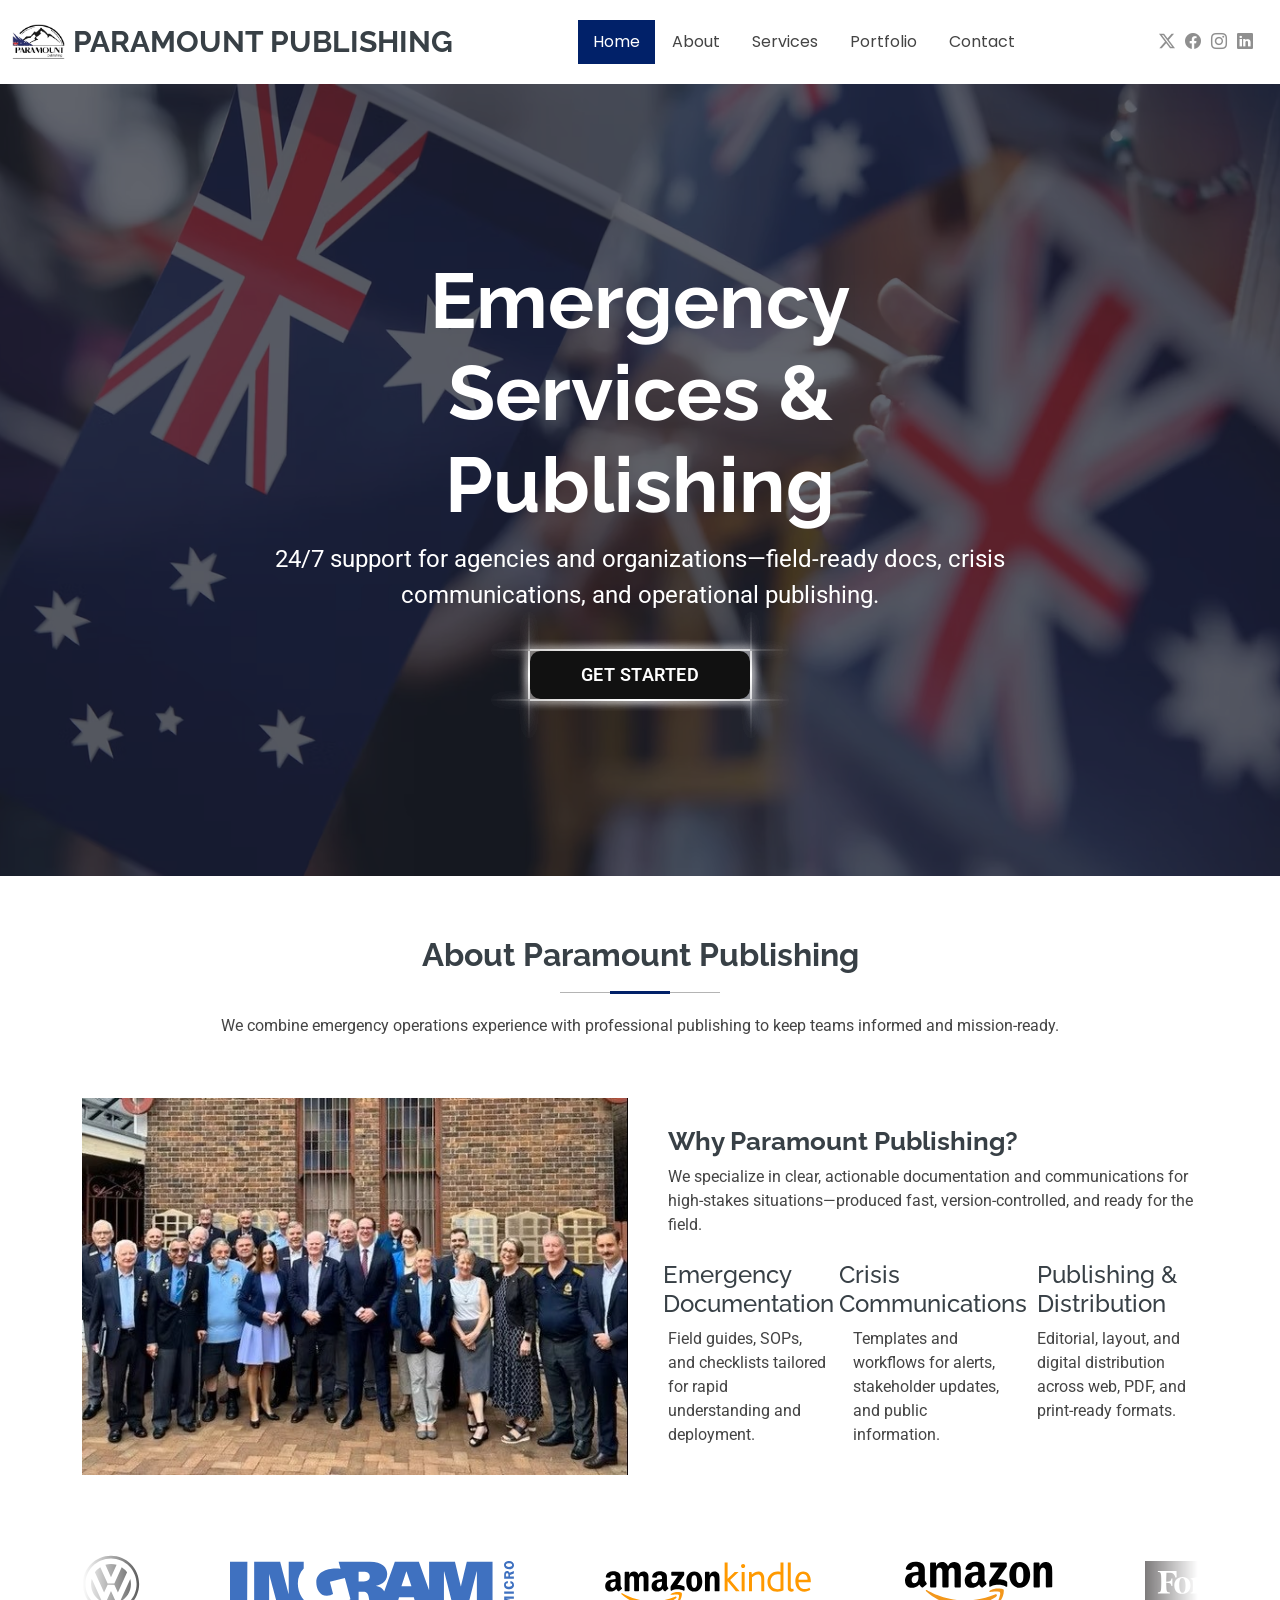
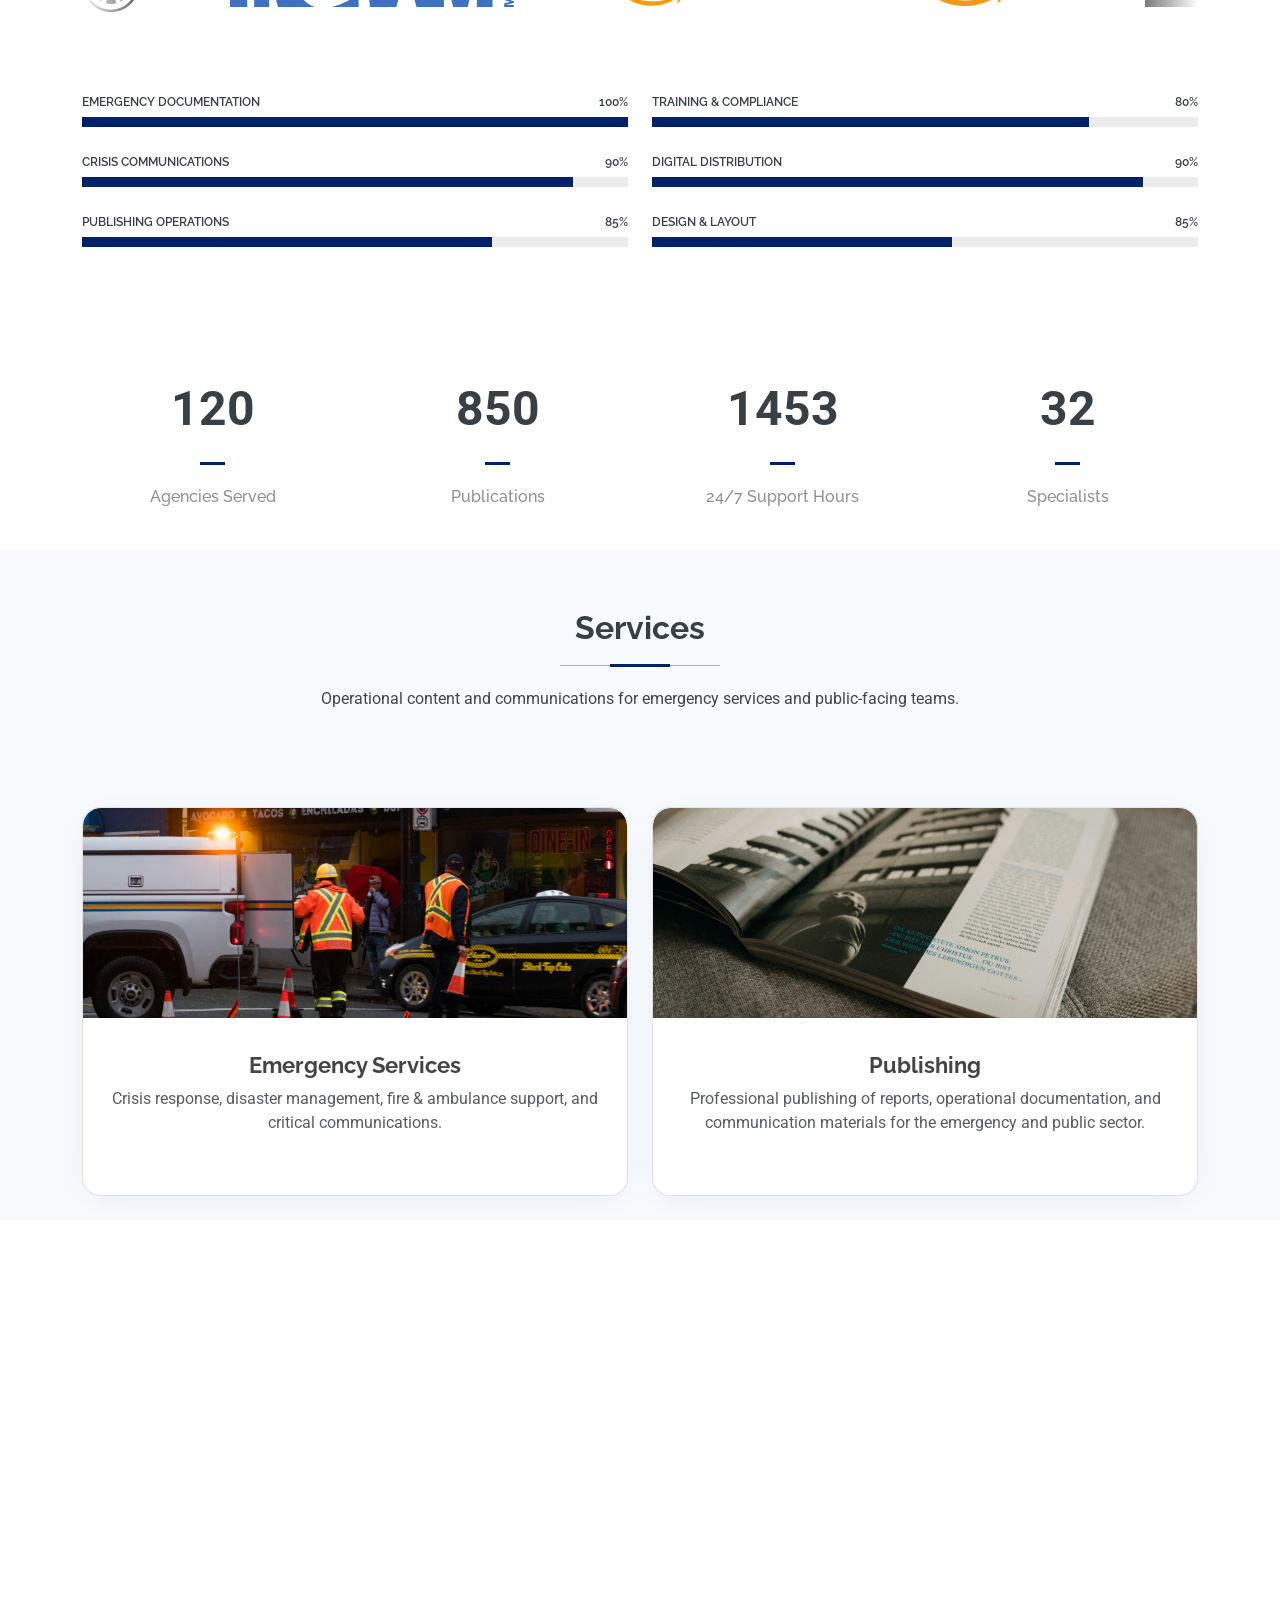
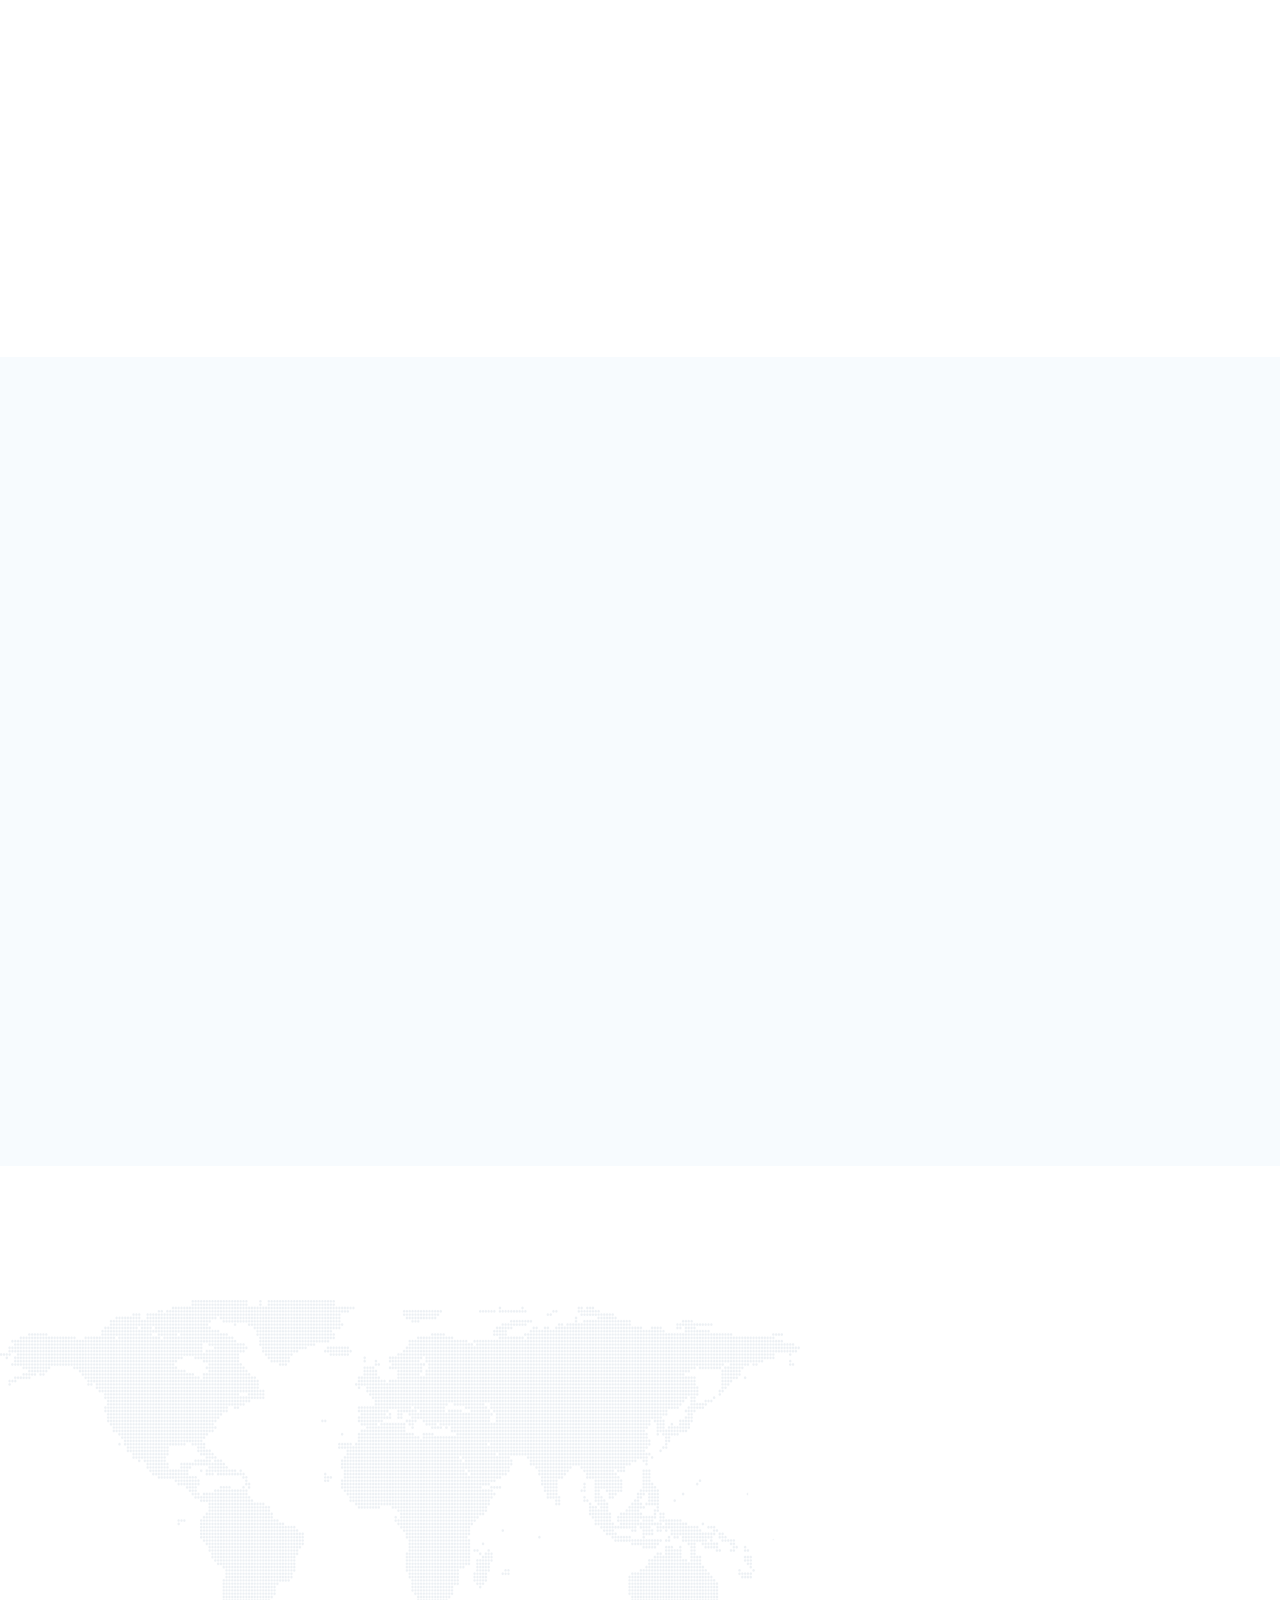
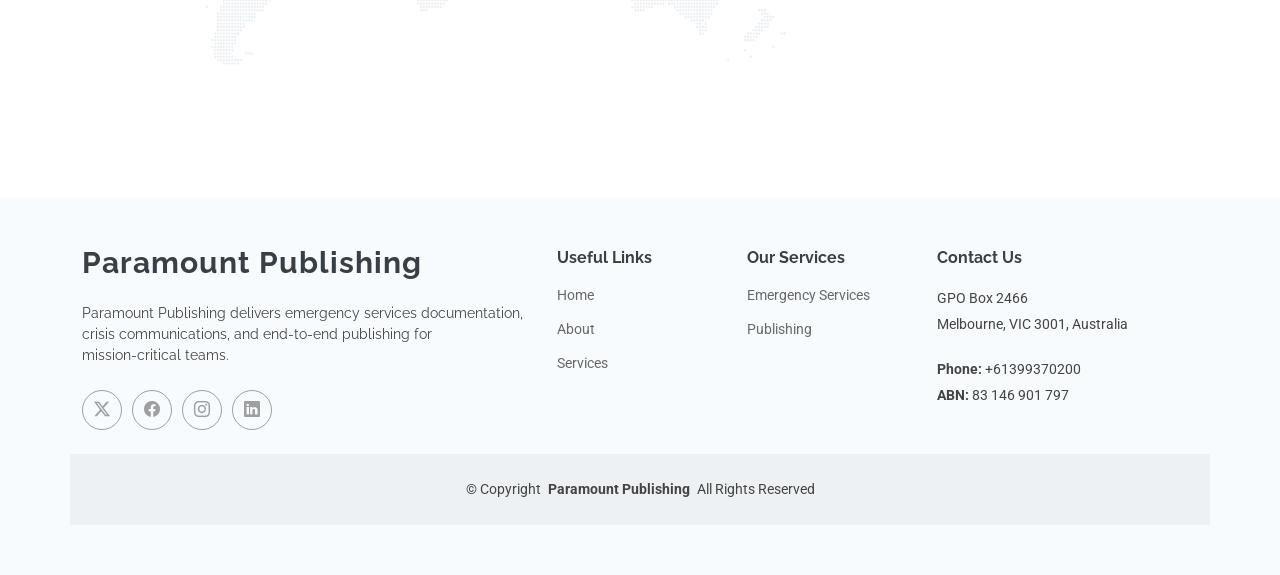
<file: index.html>
<!DOCTYPE html>
<html lang="en">

<head>
  <meta charset="utf-8">
  <meta content="width=device-width, initial-scale=1.0" name="viewport">
  <title>Paramount Publishing — Emergency Services & Publishing</title>
  <meta name="description" content="Paramount Publishing delivers 24/7 emergency services support, crisis communications, and end‑to‑end publishing for field guides, reports, and operational documentation.">
  <meta name="keywords" content="Paramount Publishing, emergency services, crisis communications, publishing, field guides, reports, documentation">

  <!-- Favicons -->
  <link href="assets/img/favicon.ico" rel="icon">
  <link href="assets/img/apple-touch-icon.png" rel="apple-touch-icon">

  <!-- Fonts -->
  <link href="https://fonts.googleapis.com" rel="preconnect">
  <link href="https://fonts.gstatic.com" rel="preconnect" crossorigin>
  <link href="https://fonts.googleapis.com/css2?family=Roboto:ital,wght@0,100;0,300;0,400;0,500;0,700;0,900;1,100;1,300;1,400;1,500;1,700;1,900&family=Poppins:ital,wght@0,100;0,200;0,300;0,400;0,500;0,600;0,700;0,800;0,900;1,100;1,200;1,300;1,400;1,500;1,600;1,700;1,800;1,900&family=Raleway:ital,wght@0,100;0,200;0,300;0,400;0,500;0,600;0,700;0,800;0,900;1,100;1,200;1,300;1,400;1,500;1,600;1,700;1,800;1,900&display=swap" rel="stylesheet">

  <!-- Vendor CSS Files -->
  <link href="assets/vendor/bootstrap/css/bootstrap.min.css" rel="stylesheet">
  <link href="assets/vendor/bootstrap-icons/bootstrap-icons.css" rel="stylesheet">
  <link href="assets/vendor/aos/aos.css" rel="stylesheet">
  <link href="assets/vendor/glightbox/css/glightbox.min.css" rel="stylesheet">
  <link href="assets/vendor/swiper/swiper-bundle.min.css" rel="stylesheet">

  <!-- Main CSS File -->
  <link href="assets/css/main.css" rel="stylesheet">

</head>

<body class="index-page">

  <header id="header" class="header d-flex align-items-center sticky-top">
    <div class="container-fluid position-relative d-flex align-items-center justify-content-between">

      <a href="index.html" class="logo d-flex align-items-center me-auto me-xl-0">
        <!-- Uncomment the line below if you also wish to use an image logo -->
        <img src="assets/img/paramount-logo.png" alt="">
            <h1 class="sitename">PARAMOUNT PUBLISHING</h1>
      </a>

      <nav id="navmenu" class="navmenu">
        <ul>
          <li><a href="#hero" class="active">Home</a></li>
          <li><a href="#about">About</a></li>
          <li><a href="#services">Services</a></li>
          <li><a href="#portfolio">Portfolio</a></li>
          
          
          <li><a href="#contact">Contact</a></li>
        </ul>
        <i class="mobile-nav-toggle d-xl-none bi bi-list"></i>
      </nav>

      <div class="header-social-links">
        <a href="#" class="twitter"><i class="bi bi-twitter-x"></i></a>
        <a href="#" class="facebook"><i class="bi bi-facebook"></i></a>
        <a href="#" class="instagram"><i class="bi bi-instagram"></i></a>
        <a href="#" class="linkedin"><i class="bi bi-linkedin"></i></a>
      </div>

    </div>
  </header>

  <main class="main">

    <!-- Hero Section -->
    <section id="hero" class="hero section dark-background">

      <img src="assets/img/bg-hero.avif" alt="" data-aos="fade-in">

      <div class="container text-center" data-aos="fade-up" data-aos-delay="100">
        <div class="row justify-content-center">
          <div class="col-lg-8">
            <h2 class="display-1 fw-bold" style="font-size:6vw;">Emergency Services & Publishing</h2>
            <p>24/7 support for agencies and organizations—field‑ready docs, crisis communications, and operational publishing.</p>
            <div class="btn-uiverse-selfmade position-relative d-flex justify-content-center align-items-center" style="margin-top:2rem; min-height:60px;">
              <!-- SVG filter for border glow -->
              <svg style="position: absolute; width: 0; height: 0;">
                <filter width="3000%" x="-1000%" height="3000%" y="-1000%" id="unopaq">
                  <feColorMatrix values="1 0 0 0 0   0 1 0 0 0   0 0 1 0 0   0 0 0 3 0"></feColorMatrix>
                </filter>
              </svg>
              <div class="backdrop"></div>
              <button class="button" type="button" onclick="window.location.href='#about'; return false;">
                <div class="a l"></div>
                <div class="a r"></div>
                <div class="a t"></div>
                <div class="a b"></div>
                <div class="text">GET STARTED</div>
              </button>
            </div>
          </div>
        </div>
      </div>

    </section><!-- /Hero Section -->

    

    

    <!-- About Section -->
    <section id="about" class="about section">
      <!-- Section Title -->
      <div class="container section-title" data-aos="fade-up">
        <h2>About Paramount Publishing</h2>
        <p>We combine emergency operations experience with professional publishing to keep teams informed and mission-ready.</p>
      </div><!-- End Section Title -->
      <div class="container">
        <div class="row gy-3">
          <div class="col-lg-6" data-aos="fade-up" data-aos-delay="100">
            <img src="assets/img/image-people.jpg" alt="Our Team" class="img-fluid">
          </div>
          <div class="col-lg-6 d-flex flex-column justify-content-center" data-aos="fade-up" data-aos-delay="200">
            <div class="about-content ps-0 ps-lg-3">
              <div class="why-box mb-4">
                <h3>Why Paramount Publishing?</h3>
                <p>
                  We specialize in clear, actionable documentation and communications for high-stakes situations—produced fast, version-controlled, and ready for the field.
                </p>
              </div>
              <div class="row gy-4">
                <div class="col-xl-4">
                  <div class="icon-box d-flex flex-column justify-content-center align-items-center">
                    <h4>Emergency Documentation</h4>
                    <p>Field guides, SOPs, and checklists tailored for rapid understanding and deployment.</p>
                  </div>
                </div>
                <div class="col-xl-4">
                  <div class="icon-box d-flex flex-column justify-content-center align-items-center">
                    <h4>Crisis Communications</h4>
                    <p>Templates and workflows for alerts, stakeholder updates, and public information.</p>
                  </div>
                </div>
                <div class="col-xl-4">
                  <div class="icon-box d-flex flex-column justify-content-center align-items-center">
                    <h4>Publishing & Distribution</h4>
                    <p>Editorial, layout, and digital distribution across web, PDF, and print‑ready formats.</p>
                  </div>
                </div>
              </div>
            </div>
          </div>
        </div>
      </div>
    </section><!-- /About Section -->

    <!-- Partners Section -->
    <section id="partners" class="partners section">
      <div class="container" data-aos="fade-up" data-aos-delay="50">
        <div class="partners-wrap">
          <div class="partners-track">
            <img src="partners/volkswagen-1.svg" alt="Volkswagen" class="partner-logo partner-logo--lg">
            <img src="partners/Ingram_Micro_logo_new.svg" alt="Ingram Micro" class="partner-logo">
            <img src="partners/Amazon_Kindle_logo.svg" alt="Amazon Kindle" class="partner-logo">
            <img src="partners/logo-amazon.svg" alt="Amazon" class="partner-logo">
            <img src="partners/forbes-2.svg" alt="Forbes" class="partner-logo">
            <!-- duplicate for seamless loop -->
            <img src="partners/volkswagen-1.svg" alt="" class="partner-logo partner-logo--lg" aria-hidden="true">
            <img src="partners/Ingram_Micro_logo_new.svg" alt="" class="partner-logo" aria-hidden="true">
            <img src="partners/Amazon_Kindle_logo.svg" alt="" class="partner-logo" aria-hidden="true">
            <img src="partners/logo-amazon.svg" alt="" class="partner-logo" aria-hidden="true">
            <img src="partners/forbes-2.svg" alt="" class="partner-logo" aria-hidden="true">
          </div>
        </div>
      </div>
    </section><!-- /Partners Section -->

    <!-- Skills Section -->
    <section id="skills" class="skills section">

      <div class="container" data-aos="fade-up" data-aos-delay="100">

        <div class="row skills-content skills-animation">

          <div class="col-lg-6">

            <div class="progress">
              <span class="skill"><span>Emergency Documentation</span> <i class="val">100%</i></span>
              <div class="progress-bar-wrap">
                <div class="progress-bar" role="progressbar" aria-valuenow="100" aria-valuemin="0" aria-valuemax="100"></div>
              </div>
            </div><!-- End Skills Item -->

            <div class="progress">
              <span class="skill"><span>Crisis Communications</span> <i class="val">90%</i></span>
              <div class="progress-bar-wrap">
                <div class="progress-bar" role="progressbar" aria-valuenow="90" aria-valuemin="0" aria-valuemax="100"></div>
              </div>
            </div><!-- End Skills Item -->

            <div class="progress">
              <span class="skill"><span>Publishing Operations</span> <i class="val">85%</i></span>
              <div class="progress-bar-wrap">
                <div class="progress-bar" role="progressbar" aria-valuenow="75" aria-valuemin="0" aria-valuemax="100"></div>
              </div>
            </div><!-- End Skills Item -->

          </div>

          <div class="col-lg-6">

            <div class="progress">
              <span class="skill"><span>Training & Compliance</span> <i class="val">80%</i></span>
              <div class="progress-bar-wrap">
                <div class="progress-bar" role="progressbar" aria-valuenow="80" aria-valuemin="0" aria-valuemax="100"></div>
              </div>
            </div><!-- End Skills Item -->

            <div class="progress">
              <span class="skill"><span>Digital Distribution</span> <i class="val">90%</i></span>
              <div class="progress-bar-wrap">
                <div class="progress-bar" role="progressbar" aria-valuenow="90" aria-valuemin="0" aria-valuemax="100"></div>
              </div>
            </div><!-- End Skills Item -->

            <div class="progress">
              <span class="skill"><span>Design & Layout</span> <i class="val">85%</i></span>
              <div class="progress-bar-wrap">
                <div class="progress-bar" role="progressbar" aria-valuenow="55" aria-valuemin="0" aria-valuemax="100"></div>
              </div>
            </div><!-- End Skills Item -->

          </div>

        </div>

      </div>

    </section><!-- /Skills Section -->

    <!-- Stats Section -->
    <section id="stats" class="stats section">

      <div class="container" data-aos="fade-up" data-aos-delay="100">

        <div class="row gy-4">

          <div class="col-lg-3 col-md-6">
            <div class="stats-item text-center w-100 h-100">
              <span data-purecounter-start="0" data-purecounter-end="120" data-purecounter-duration="1" class="purecounter"></span>
              <p>Agencies Served</p>
            </div>
          </div><!-- End Stats Item -->

          <div class="col-lg-3 col-md-6">
            <div class="stats-item text-center w-100 h-100">
              <span data-purecounter-start="0" data-purecounter-end="850" data-purecounter-duration="1" class="purecounter"></span>
              <p>Publications</p>
            </div>
          </div><!-- End Stats Item -->

          <div class="col-lg-3 col-md-6">
            <div class="stats-item text-center w-100 h-100">
              <span data-purecounter-start="0" data-purecounter-end="1453" data-purecounter-duration="1" class="purecounter"></span>
              <p>24/7 Support Hours</p>
            </div>
          </div><!-- End Stats Item -->

          <div class="col-lg-3 col-md-6">
            <div class="stats-item text-center w-100 h-100">
              <span data-purecounter-start="0" data-purecounter-end="32" data-purecounter-duration="1" class="purecounter"></span>
              <p>Specialists</p>
            </div>
          </div><!-- End Stats Item -->

        </div>

      </div>

    </section><!-- /Stats Section -->

    <!-- Services Section -->
    <section id="services" class="services section light-background">

      <!-- Section Title -->
      <div class="container section-title" data-aos="fade-up">
        <h2>Services</h2>
        <p>Operational content and communications for emergency services and public‑facing teams.</p>
      </div><!-- End Section Title -->

      <div class="container">

        <div class="row gy-4 align-items-stretch">
          <div class="col-lg-6 col-md-6" data-aos="fade-up" data-aos-delay="100">
            <div class="service-item modern-card position-relative h-100 p-0 overflow-hidden" style="box-shadow:0 6px 32px -12px rgba(1,33,105,.12); border-radius:18px;">
              <img src="assets/img/emergency.jpg" alt="Emergency Services" class="img-fluid w-100" style="min-height:180px; max-height:210px; object-fit:cover; border-top-left-radius:18px; border-top-right-radius:18px;">
              <div class="p-4 d-flex flex-column align-items-center justify-content-center">
                <h3 class="h4 mb-2">Emergency Services</h3>
                <div class="text-muted mb-0">Crisis response, disaster management, fire & ambulance support, and critical communications.</div>
              </div>
            </div>
          </div>
          <div class="col-lg-6 col-md-6" data-aos="fade-up" data-aos-delay="200">
            <div class="service-item modern-card position-relative h-100 p-0 overflow-hidden" style="box-shadow:0 6px 32px -12px rgba(1,33,105,.12); border-radius:18px;">
              <img src="assets/img/books.jpg" alt="Publishing" class="img-fluid w-100" style="min-height:180px; max-height:210px; object-fit:cover; border-top-left-radius:18px; border-top-right-radius:18px;">
              <div class="p-4 d-flex flex-column align-items-center justify-content-center">
                <h3 class="h4 mb-2">Publishing</h3>
                <div class="text-muted mb-0">Professional publishing of reports, operational documentation, and communication materials for the emergency and public sector.</div>
              </div>
            </div>
          </div>
        </div>

      </div>

    </section><!-- /Services Section -->

    <!-- Portfolio Section -->
    <section id="portfolio" class="portfolio section">

      <!-- Section Title -->
      <div class="container section-title" data-aos="fade-up">
        <h2>Work</h2>
        <p>Selected examples of guides, reports, and communication materials.</p>
      </div><!-- End Section Title -->

      <div class="container">

        <div class="isotope-layout" data-default-filter="*" data-layout="masonry" data-sort="original-order">

            <ul class="portfolio-filters isotope-filters" data-aos="fade-up" data-aos-delay="100">
              <li data-filter="*" class="filter-active">All</li>
              <li data-filter=".filter-emergency">Emergency Services</li>
              <li data-filter=".filter-publishing">Publishing</li>
            </ul><!-- End Portfolio Filters -->

          <div class="row gy-4 isotope-container" data-aos="fade-up" data-aos-delay="200">

            <div class="col-lg-6 col-md-6 portfolio-item isotope-item filter-emergency">
              <img src="assets/img/portfolio/app-2.jpg" class="img-fluid" alt="Emergency Services Project">
              <div class="portfolio-info">
                <h4>Emergency Services</h4>
                <p>Operational guidance platform for multi-agency crisis response and logistics.</p>
              </div>
            </div>
            <div class="col-lg-6 col-md-6 portfolio-item isotope-item filter-publishing">
              <img src="assets/img/portfolio/books-1.jpg" class="img-fluid" alt="Publishing Project">
              <div class="portfolio-info">
                <h4>Publishing</h4>
                <p>Publishing and distribution of guides, protocols, and rapid communication materials for responders.</p>
              </div>
            </div>

          </div><!-- End Portfolio Container -->

        </div>

      </div>

    </section><!-- /Portfolio Section -->

    <!-- Testimonials Section -->
    <section id="testimonials" class="testimonials section light-background">

      <!-- Section Title -->
      <div class="container section-title" data-aos="fade-up">
        <h2>Testimonials</h2>
        <p>What partners in emergency services and public safety say about our work.</p>
      </div><!-- End Section Title -->

      <div class="container" data-aos="fade-up" data-aos-delay="100">

        <div class="swiper init-swiper">
          <script type="application/json" class="swiper-config">
            {
              "loop": true,
              "speed": 600,
              "autoplay": {
                "delay": 5000
              },
              "slidesPerView": "auto",
              "pagination": {
                "el": ".swiper-pagination",
                "type": "bullets",
                "clickable": true
              },
              "breakpoints": {
                "320": {
                  "slidesPerView": 1,
                  "spaceBetween": 40
                },
                "1200": {
                  "slidesPerView": 3,
                  "spaceBetween": 10
                }
              }
            }
          </script>
          <div class="swiper-wrapper">

            <div class="swiper-slide">
              <div class="testimonial-item">
                <img src="assets/img/testimonials/testimonials-1.jpg" class="testimonial-img" alt="">
                <h3>Saul Goodman</h3>
                <h4>Ceo &amp; Founder</h4>
                <div class="stars">
                  <i class="bi bi-star-fill"></i><i class="bi bi-star-fill"></i><i class="bi bi-star-fill"></i><i class="bi bi-star-fill"></i><i class="bi bi-star-fill"></i>
                </div>
                <p>
                  <i class="bi bi-quote quote-icon-left"></i>
                  <span>We needed crucial city updates published fast after a major storm. Paramount delivered clear, polished templates and documents overnight—making our team look prepared and professional.</span>
                  <i class="bi bi-quote quote-icon-right"></i>
                </p>
              </div>
            </div><!-- End testimonial item -->

            <div class="swiper-slide">
              <div class="testimonial-item">
                <img src="assets/img/testimonials/testimonials-2.jpg" class="testimonial-img" alt="">
                <h3>Sara Wilsson</h3>
                <h4>Designer</h4>
                <div class="stars">
                  <i class="bi bi-star-fill"></i><i class="bi bi-star-fill"></i><i class="bi bi-star-fill"></i><i class="bi bi-star-fill"></i><i class="bi bi-star-fill"></i>
                </div>
                <p>
                  <i class="bi bi-quote quote-icon-left"></i>
                  <span>Our agency relied on Paramount’s crisis communications to provide timely, accurate updates to both staff and the public. Their expertise kept everyone informed and confident in our guidance.</span>
                  <i class="bi bi-quote quote-icon-right"></i>
                </p>
              </div>
            </div><!-- End testimonial item -->

            <div class="swiper-slide">
              <div class="testimonial-item">
                <img src="assets/img/testimonials/testimonials-3.jpg" class="testimonial-img" alt="">
                <h3>Jena Karlis</h3>
                <h4>Store Owner</h4>
                <div class="stars">
                  <i class="bi bi-star-fill"></i><i class="bi bi-star-fill"></i><i class="bi bi-star-fill"></i><i class="bi bi-star-fill"></i><i class="bi bi-star-fill"></i>
                </div>
                <p>
                  <i class="bi bi-quote quote-icon-left"></i>
                  <span>Paramount's materials helped us mobilize quickly during a flood emergency. The clear step-by-step guides gave our volunteers everything they needed in chaotic conditions.</span>
                  <i class="bi bi-quote quote-icon-right"></i>
                </p>
              </div>
            </div><!-- End testimonial item -->

            <div class="swiper-slide">
              <div class="testimonial-item">
                <img src="assets/img/testimonials/testimonials-4.jpg" class="testimonial-img" alt="">
                <h3>Matt Brandon</h3>
                <h4>Freelancer</h4>
                <div class="stars">
                  <i class="bi bi-star-fill"></i><i class="bi bi-star-fill"></i><i class="bi bi-star-fill"></i><i class="bi bi-star-fill"></i><i class="bi bi-star-fill"></i>
                </div>
                <p>
                  <i class="bi bi-quote quote-icon-left"></i>
                  <span>The publishing team revised our protocols on a tight schedule, ensuring accurate, accessible documents were published ahead of a major simulation exercise. Highly recommended!</span>
                  <i class="bi bi-quote quote-icon-right"></i>
                </p>
              </div>
            </div><!-- End testimonial item -->

            <div class="swiper-slide">
              <div class="testimonial-item">
                <img src="assets/img/testimonials/testimonials-5.jpg" class="testimonial-img" alt="">
                <h3>John Larson</h3>
                <h4>Entrepreneur</h4>
                <div class="stars">
                  <i class="bi bi-star-fill"></i><i class="bi bi-star-fill"></i><i class="bi bi-star-fill"></i><i class="bi bi-star-fill"></i><i class="bi bi-star-fill"></i>
                </div>
                <p>
                  <i class="bi bi-quote quote-icon-left"></i>
                  <span>We immediately trusted their crisis communications to alert stakeholders and update our website. Messaging was consistent and timely, which made all the difference in our response.</span>
                  <i class="bi bi-quote quote-icon-right"></i>
                </p>
              </div>
            </div><!-- End testimonial item -->

          </div>
          <div class="swiper-pagination"></div>
        </div>

      </div>

    </section><!-- /Testimonials Section -->

    

    <!-- Contact Section -->
    <section id="contact" class="contact section">

      <!-- Section Title -->
      <div class="container section-title" data-aos="fade-up">
        <h2>Contact</h2>
        <p>For more information about Empowering Veterans │ Honouring Legacy and to discuss how we can help you, please contact us at:</p>
      </div><!-- End Section Title -->

      <div class="container position-relative" data-aos="fade-up" data-aos-delay="100">

        <div class="row gy-4">

          <div class="col-lg-5">
            <div class="info-item d-flex" data-aos="fade-up" data-aos-delay="200">
              <i class="bi bi-geo-alt flex-shrink-0"></i>
              <div>
                <h3>Address</h3>
                <p>GPO Box 2466<br>Melbourne, VIC 3001, Australia</p>
              </div>
            </div><!-- End Info Item -->

            <div class="info-item d-flex" data-aos="fade-up" data-aos-delay="300">
              <i class="bi bi-telephone flex-shrink-0"></i>
              <div>
                <h3>Call Us</h3>
                <p>+61399370200</p>
              </div>
            </div><!-- End Info Item -->

            <div class="info-item d-flex" data-aos="fade-up" data-aos-delay="400">
              <i class="bi bi-card-text flex-shrink-0"></i>
              <div>
                <h3>ABN</h3>
                <p>83 146 901 797</p>
              </div>
            </div><!-- End Info Item -->

          </div>

          <div class="col-lg-7">
            <form action="forms/contact.php" method="post" class="php-email-form" data-aos="fade-up" data-aos-delay="500">
              <div class="row gy-4">

                <div class="col-md-6">
                  <input type="text" name="name" class="form-control" placeholder="Your Name" required="">
                </div>

                <div class="col-md-6 ">
                  <input type="email" class="form-control" name="email" placeholder="Your Email" required="">
                </div>

                <div class="col-md-12">
                  <input type="text" class="form-control" name="subject" placeholder="Subject" required="">
                </div>

                <div class="col-md-12">
                  <textarea class="form-control" name="message" rows="6" placeholder="Message" required=""></textarea>
                </div>

                <div class="col-md-12 text-center">
                  <div class="loading">Loading</div>
                  <div class="error-message"></div>
                  <div class="sent-message">Your message has been sent. Thank you!</div>

                  <button type="submit">Send Message</button>
                </div>

              </div>
            </form>
          </div><!-- End Contact Form -->

        </div>

      </div>

    </section><!-- /Contact Section -->

  </main>

  <footer id="footer" class="footer light-background">

    <div class="container footer-top">
      <div class="row gy-4">
        <div class="col-lg-5 col-md-12 footer-about">
          <a href="index.html" class="logo d-flex align-items-center">
            <span class="sitename">Paramount Publishing</span>
          </a>
          <p>Paramount Publishing delivers emergency services documentation, crisis communications, and end‑to‑end publishing for mission‑critical teams.</p>
          <div class="social-links d-flex mt-4">
            <a href=""><i class="bi bi-twitter-x"></i></a>
            <a href=""><i class="bi bi-facebook"></i></a>
            <a href=""><i class="bi bi-instagram"></i></a>
            <a href=""><i class="bi bi-linkedin"></i></a>
          </div>
        </div>

        <div class="col-lg-2 col-6 footer-links">
          <h4>Useful Links</h4>
          <ul>
            <li><a href="index.html">Home</a></li>
            <li><a href="#about">About</a></li>
            <li><a href="#services">Services</a></li>
          </ul>
        </div>

        <div class="col-lg-2 col-6 footer-links">
          <h4>Our Services</h4>
          <ul>
            <li><a href="#services">Emergency Services</a></li>
            <li><a href="#services">Publishing</a></li>
          </ul>
        </div>

        <div class="col-lg-3 col-md-12 footer-contact text-center text-md-start">
          <h4>Contact Us</h4>
          <p>GPO Box 2466</p>
          <p>Melbourne, VIC 3001, Australia</p>
          <p class="mt-4"><strong>Phone:</strong> <span>+61399370200</span></p>
          <p><strong>ABN:</strong> <span>83 146 901 797</span></p>
        </div>

      </div>
    </div>

    <div class="container copyright text-center mt-4">
      <p>© <span>Copyright</span> <strong class="px-1 sitename">Paramount Publishing</strong> <span>All Rights Reserved</span></p>
    </div>

  </footer>

  <!-- Scroll Top -->
  <a href="#" id="scroll-top" class="scroll-top d-flex align-items-center justify-content-center"><i class="bi bi-arrow-up-short"></i></a>

  <!-- Preloader -->
  <div id="preloader"></div>

  <!-- Vendor JS Files -->
  <script src="assets/vendor/bootstrap/js/bootstrap.bundle.min.js"></script>
  <script src="assets/vendor/php-email-form/validate.js"></script>
  <script src="assets/vendor/aos/aos.js"></script>
  <script src="assets/vendor/waypoints/noframework.waypoints.js"></script>
  <script src="assets/vendor/purecounter/purecounter_vanilla.js"></script>
  <script src="assets/vendor/glightbox/js/glightbox.min.js"></script>
  <script src="assets/vendor/imagesloaded/imagesloaded.pkgd.min.js"></script>
  <script src="assets/vendor/isotope-layout/isotope.pkgd.min.js"></script>
  <script src="assets/vendor/swiper/swiper-bundle.min.js"></script>

  <!-- Main JS File -->
  <script src="assets/js/main.js"></script>

</body>

</html>
</file>
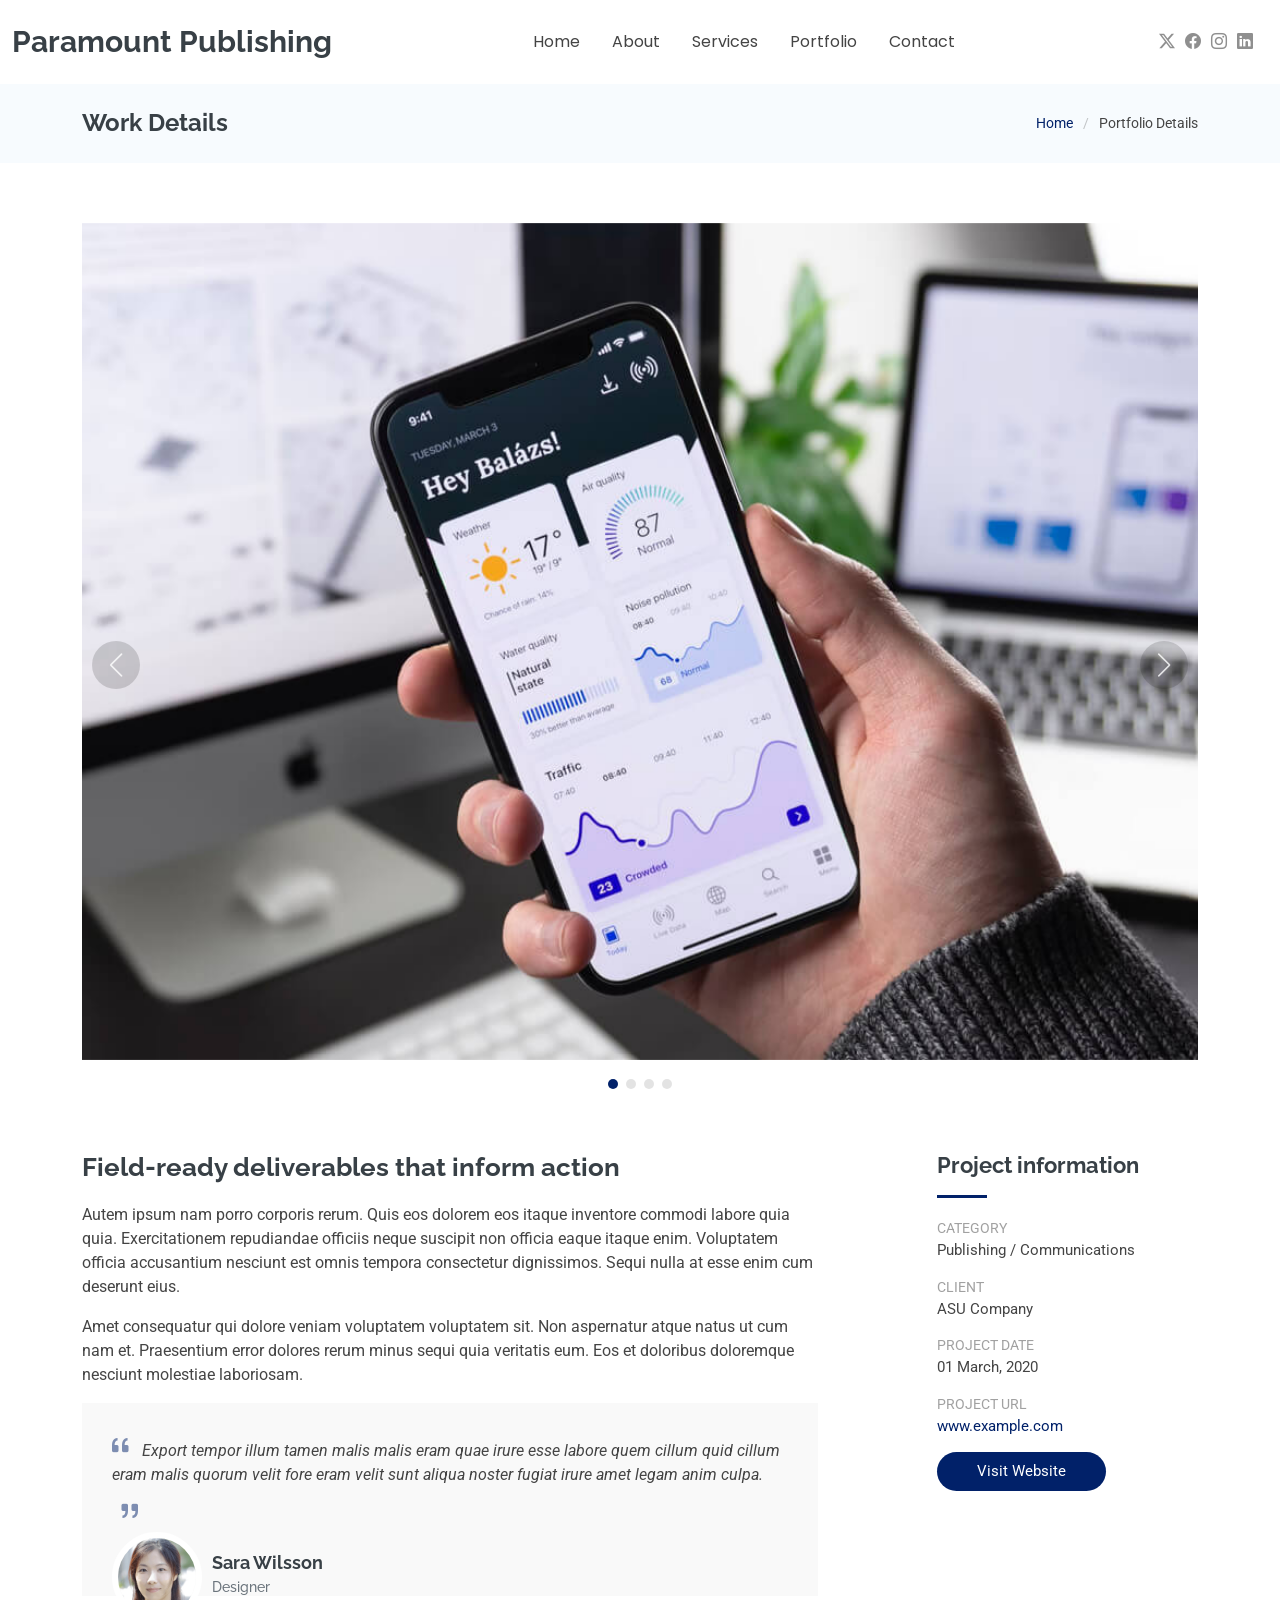
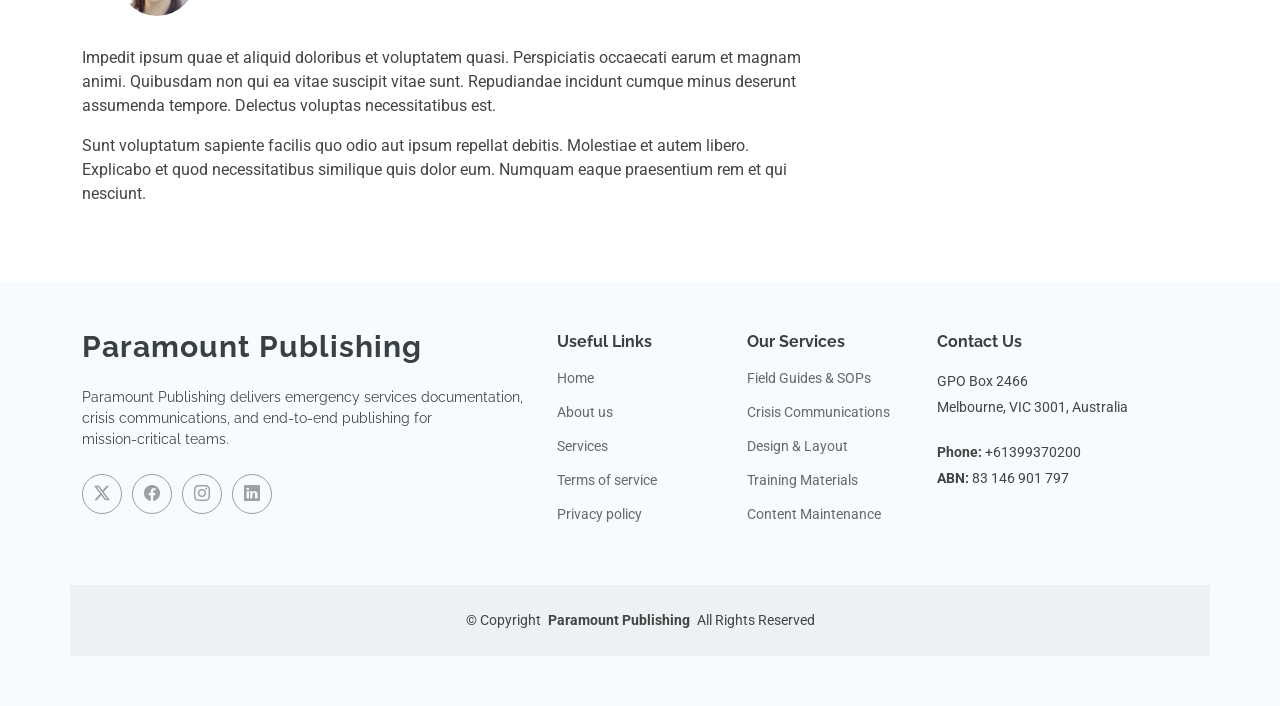
<file: portfolio-details.html>
<!DOCTYPE html>
<html lang="en">

<head>
  <meta charset="utf-8">
  <meta content="width=device-width, initial-scale=1.0" name="viewport">
  <title>Work — Paramount Publishing</title>
  <meta name="description" content="Selected work from Paramount Publishing: field guides, reports, branding, and digital deliverables for emergency services.">
  <meta name="keywords" content="Paramount Publishing portfolio, field guides, reports, emergency communications">

  <!-- Favicons -->
  <link href="assets/img/favicon.ico" rel="icon">
  <link href="assets/img/apple-touch-icon.png" rel="apple-touch-icon">

  <!-- Fonts -->
  <link href="https://fonts.googleapis.com" rel="preconnect">
  <link href="https://fonts.gstatic.com" rel="preconnect" crossorigin>
  <link href="https://fonts.googleapis.com/css2?family=Roboto:ital,wght@0,100;0,300;0,400;0,500;0,700;0,900;1,100;1,300;1,400;1,500;1,700;1,900&family=Poppins:ital,wght@0,100;0,200;0,300;0,400;0,500;0,600;0,700;0,800;0,900;1,100;1,200;1,300;1,400;1,500;1,600;1,700;1,800;1,900&family=Raleway:ital,wght@0,100;0,200;0,300;0,400;0,500;0,600;0,700;0,800;0,900;1,100;1,200;1,300;1,400;1,500;1,600;1,700;1,800;1,900&display=swap" rel="stylesheet">

  <!-- Vendor CSS Files -->
  <link href="assets/vendor/bootstrap/css/bootstrap.min.css" rel="stylesheet">
  <link href="assets/vendor/bootstrap-icons/bootstrap-icons.css" rel="stylesheet">
  <link href="assets/vendor/aos/aos.css" rel="stylesheet">
  <link href="assets/vendor/glightbox/css/glightbox.min.css" rel="stylesheet">
  <link href="assets/vendor/swiper/swiper-bundle.min.css" rel="stylesheet">

  <!-- Main CSS File -->
  <link href="assets/css/main.css" rel="stylesheet">

</head>

<body class="portfolio-details-page">

  <header id="header" class="header d-flex align-items-center sticky-top">
    <div class="container-fluid position-relative d-flex align-items-center justify-content-between">

      <a href="index.html" class="logo d-flex align-items-center me-auto me-xl-0">
        <!-- Uncomment the line below if you also wish to use an image logo -->
        <!-- <img src="assets/img/paramount-logo.png" alt=""> -->
        <h1 class="sitename">Paramount Publishing</h1>
      </a>

      <nav id="navmenu" class="navmenu">
        <ul>
          <li><a href="#hero">Home</a></li>
          <li><a href="#about">About</a></li>
          <li><a href="#services">Services</a></li>
          <li><a href="#portfolio">Portfolio</a></li>
          
          
          <li><a href="#contact">Contact</a></li>
        </ul>
        <i class="mobile-nav-toggle d-xl-none bi bi-list"></i>
      </nav>

      <div class="header-social-links">
        <a href="#" class="twitter"><i class="bi bi-twitter-x"></i></a>
        <a href="#" class="facebook"><i class="bi bi-facebook"></i></a>
        <a href="#" class="instagram"><i class="bi bi-instagram"></i></a>
        <a href="#" class="linkedin"><i class="bi bi-linkedin"></i></a>
      </div>

    </div>
  </header>

  <main class="main">

    <!-- Page Title -->
    <div class="page-title light-background">
      <div class="container d-lg-flex justify-content-between align-items-center">
        <h1 class="mb-2 mb-lg-0">Work Details</h1>
        <nav class="breadcrumbs">
          <ol>
            <li><a href="index.html">Home</a></li>
            <li class="current">Portfolio Details</li>
          </ol>
        </nav>
      </div>
    </div><!-- End Page Title -->

    <!-- Portfolio Details Section -->
    <section id="portfolio-details" class="portfolio-details section">

      <div class="container" data-aos="fade-up">

        <div class="portfolio-details-slider swiper init-swiper">
          <script type="application/json" class="swiper-config">
            {
              "loop": true,
              "speed": 600,
              "autoplay": {
                "delay": 5000
              },
              "slidesPerView": "auto",
              "navigation": {
                "nextEl": ".swiper-button-next",
                "prevEl": ".swiper-button-prev"
              },
              "pagination": {
                "el": ".swiper-pagination",
                "type": "bullets",
                "clickable": true
              }
            }
          </script>
          <div class="swiper-wrapper align-items-center">

            <div class="swiper-slide">
              <img src="assets/img/portfolio/app-1.jpg" alt="">
            </div>

            <div class="swiper-slide">
              <img src="assets/img/portfolio/product-1.jpg" alt="">
            </div>

            <div class="swiper-slide">
              <img src="assets/img/portfolio/branding-1.jpg" alt="">
            </div>

            <div class="swiper-slide">
              <img src="assets/img/portfolio/books-1.jpg" alt="">
            </div>

          </div>
          <div class="swiper-button-prev"></div>
          <div class="swiper-button-next"></div>
          <div class="swiper-pagination"></div>
        </div>

        <div class="row justify-content-between gy-4 mt-4">

          <div class="col-lg-8" data-aos="fade-up">
            <div class="portfolio-description">
              <h2>Field‑ready deliverables that inform action</h2>
              <p>
                Autem ipsum nam porro corporis rerum. Quis eos dolorem eos itaque inventore commodi labore quia quia. Exercitationem repudiandae officiis neque suscipit non officia eaque itaque enim. Voluptatem officia accusantium nesciunt est omnis tempora consectetur dignissimos. Sequi nulla at esse enim cum deserunt eius.
              </p>
              <p>
                Amet consequatur qui dolore veniam voluptatem voluptatem sit. Non aspernatur atque natus ut cum nam et. Praesentium error dolores rerum minus sequi quia veritatis eum. Eos et doloribus doloremque nesciunt molestiae laboriosam.
              </p>

              <div class="testimonial-item">
                <p>
                  <i class="bi bi-quote quote-icon-left"></i>
                  <span>Export tempor illum tamen malis malis eram quae irure esse labore quem cillum quid cillum eram malis quorum velit fore eram velit sunt aliqua noster fugiat irure amet legam anim culpa.</span>
                  <i class="bi bi-quote quote-icon-right"></i>
                </p>
                <div>
                  <img src="assets/img/testimonials/testimonials-2.jpg" class="testimonial-img" alt="">
                  <h3>Sara Wilsson</h3>
                  <h4>Designer</h4>
                </div>
              </div>

              <p>
                Impedit ipsum quae et aliquid doloribus et voluptatem quasi. Perspiciatis occaecati earum et magnam animi. Quibusdam non qui ea vitae suscipit vitae sunt. Repudiandae incidunt cumque minus deserunt assumenda tempore. Delectus voluptas necessitatibus est.
              </p>

              <p>
                Sunt voluptatum sapiente facilis quo odio aut ipsum repellat debitis. Molestiae et autem libero. Explicabo et quod necessitatibus similique quis dolor eum. Numquam eaque praesentium rem et qui nesciunt.
              </p>

            </div>
          </div>

          <div class="col-lg-3" data-aos="fade-up" data-aos-delay="100">
            <div class="portfolio-info">
              <h3>Project information</h3>
              <ul>
                <li><strong>Category</strong> Publishing / Communications</li>
                <li><strong>Client</strong> ASU Company</li>
                <li><strong>Project date</strong> 01 March, 2020</li>
                <li><strong>Project URL</strong> <a href="#">www.example.com</a></li>
                <li><a href="#" class="btn-visit align-self-start">Visit Website</a></li>
              </ul>
            </div>
          </div>

        </div>

      </div>

    </section><!-- /Portfolio Details Section -->

  </main>

  <footer id="footer" class="footer light-background">

    <div class="container footer-top">
      <div class="row gy-4">
        <div class="col-lg-5 col-md-12 footer-about">
          <a href="index.html" class="logo d-flex align-items-center">
            <span class="sitename">Paramount Publishing</span>
          </a>
          <p>Paramount Publishing delivers emergency services documentation, crisis communications, and end‑to‑end publishing for mission‑critical teams.</p>
          <div class="social-links d-flex mt-4">
            <a href=""><i class="bi bi-twitter-x"></i></a>
            <a href=""><i class="bi bi-facebook"></i></a>
            <a href=""><i class="bi bi-instagram"></i></a>
            <a href=""><i class="bi bi-linkedin"></i></a>
          </div>
        </div>

        <div class="col-lg-2 col-6 footer-links">
          <h4>Useful Links</h4>
          <ul>
            <li><a href="index.html#hero">Home</a></li>
            <li><a href="index.html#about">About us</a></li>
            <li><a href="index.html#services">Services</a></li>
            <li><a href="#">Terms of service</a></li>
            <li><a href="#">Privacy policy</a></li>
          </ul>
        </div>

        <div class="col-lg-2 col-6 footer-links">
          <h4>Our Services</h4>
          <ul>
            <li><a href="index.html#services">Field Guides & SOPs</a></li>
            <li><a href="index.html#services">Crisis Communications</a></li>
            <li><a href="index.html#services">Design & Layout</a></li>
            <li><a href="index.html#services">Training Materials</a></li>
            <li><a href="index.html#services">Content Maintenance</a></li>
          </ul>
        </div>

        <div class="col-lg-3 col-md-12 footer-contact text-center text-md-start">
          <h4>Contact Us</h4>
          <p>GPO Box 2466</p>
          <p>Melbourne, VIC 3001, Australia</p>
          <p class="mt-4"><strong>Phone:</strong> <span>+61399370200</span></p>
          <p><strong>ABN:</strong> <span>83 146 901 797</span></p>
        </div>

      </div>
    </div>

    <div class="container copyright text-center mt-4">
      <p>© <span>Copyright</span> <strong class="px-1 sitename">Paramount Publishing</strong> <span>All Rights Reserved</span></p>
    </div>

  </footer>

  <!-- Scroll Top -->
  <a href="#" id="scroll-top" class="scroll-top d-flex align-items-center justify-content-center"><i class="bi bi-arrow-up-short"></i></a>

  <!-- Preloader -->
  <div id="preloader"></div>

  <!-- Vendor JS Files -->
  <script src="assets/vendor/bootstrap/js/bootstrap.bundle.min.js"></script>
  <script src="assets/vendor/php-email-form/validate.js"></script>
  <script src="assets/vendor/aos/aos.js"></script>
  <script src="assets/vendor/waypoints/noframework.waypoints.js"></script>
  <script src="assets/vendor/purecounter/purecounter_vanilla.js"></script>
  <script src="assets/vendor/glightbox/js/glightbox.min.js"></script>
  <script src="assets/vendor/imagesloaded/imagesloaded.pkgd.min.js"></script>
  <script src="assets/vendor/isotope-layout/isotope.pkgd.min.js"></script>
  <script src="assets/vendor/swiper/swiper-bundle.min.js"></script>

  <!-- Main JS File -->
  <script src="assets/js/main.js"></script>

</body>

</html>
</file>
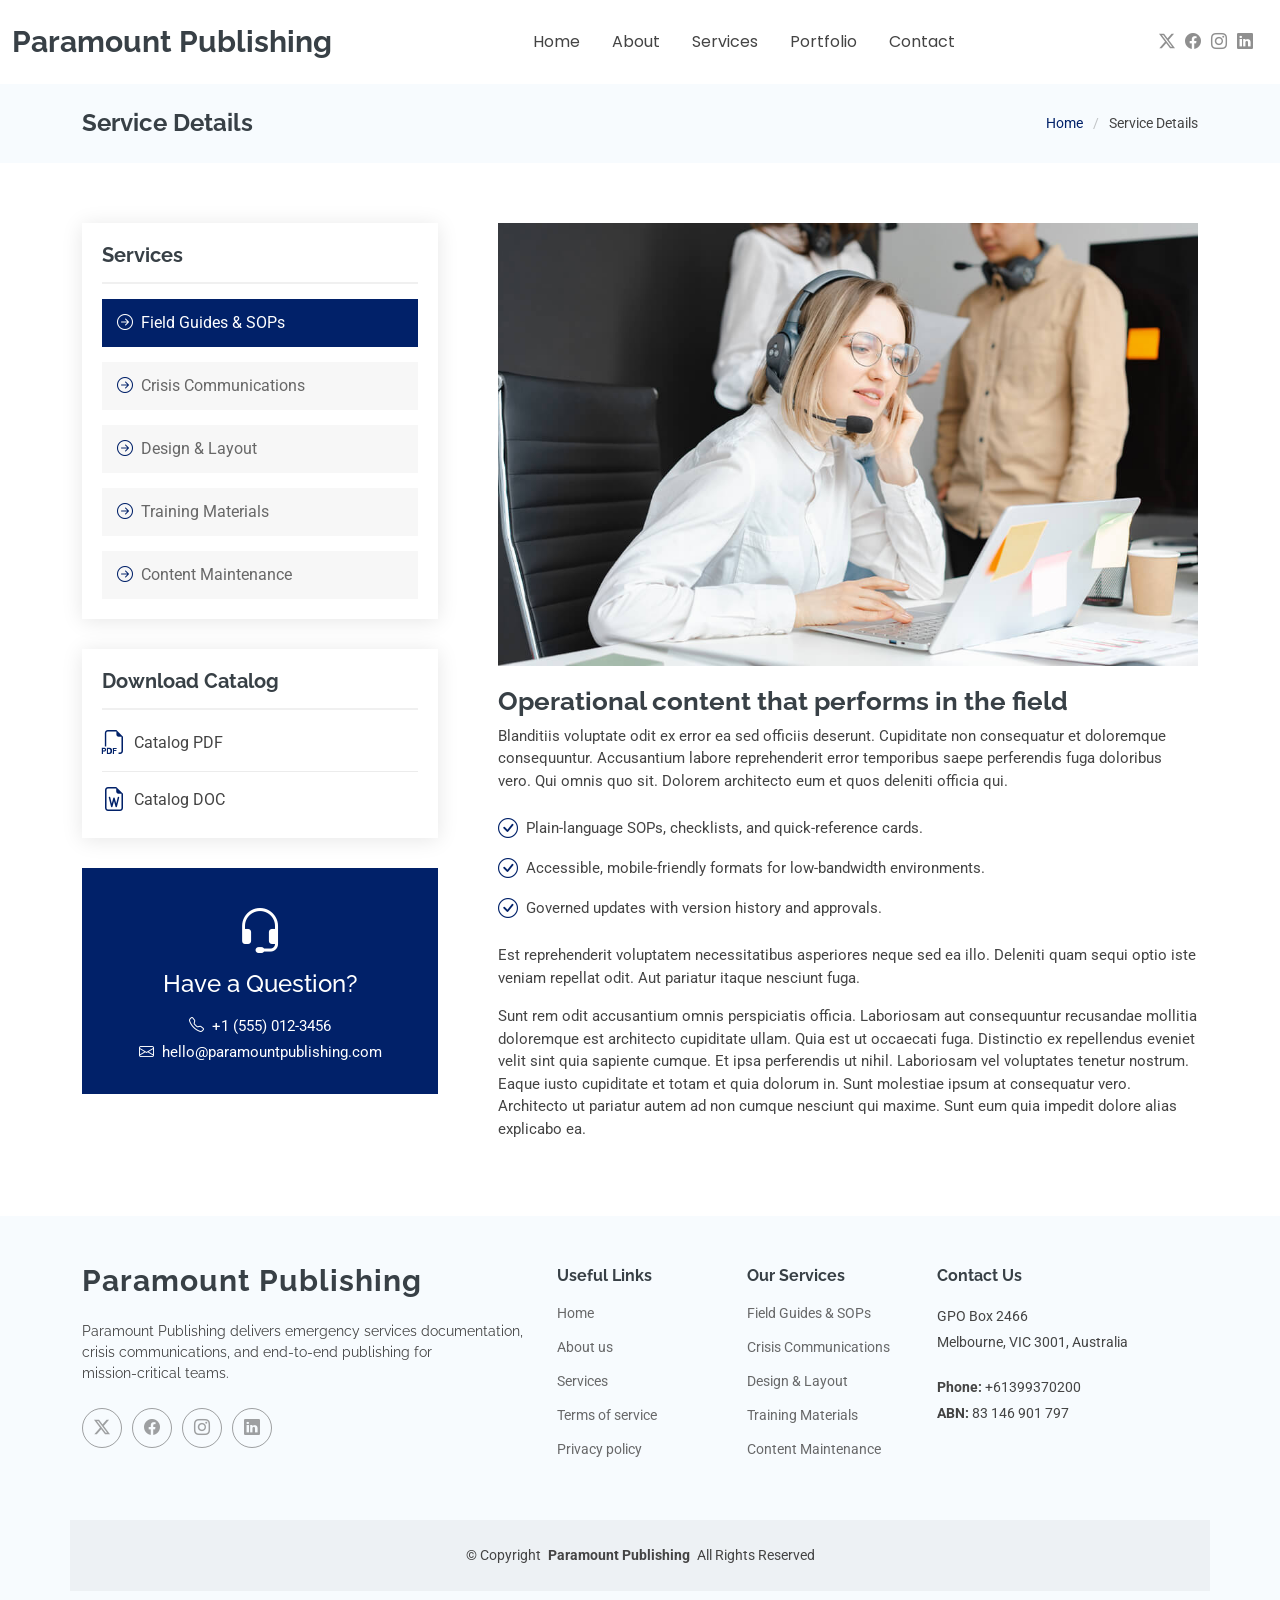
<file: service-details.html>
<!DOCTYPE html>
<html lang="en">

<head>
  <meta charset="utf-8">
  <meta content="width=device-width, initial-scale=1.0" name="viewport">
  <title>Services — Paramount Publishing</title>
  <meta name="description" content="Explore Paramount Publishing's services: field guides, SOPs, crisis communications, design & layout, training materials, and content maintenance.">
  <meta name="keywords" content="Paramount Publishing services, emergency documentation, crisis communications, training materials">

  <!-- Favicons -->
  <link href="assets/img/favicon.ico" rel="icon">
  <link href="assets/img/apple-touch-icon.png" rel="apple-touch-icon">

  <!-- Fonts -->
  <link href="https://fonts.googleapis.com" rel="preconnect">
  <link href="https://fonts.gstatic.com" rel="preconnect" crossorigin>
  <link href="https://fonts.googleapis.com/css2?family=Roboto:ital,wght@0,100;0,300;0,400;0,500;0,700;0,900;1,100;1,300;1,400;1,500;1,700;1,900&family=Poppins:ital,wght@0,100;0,200;0,300;0,400;0,500;0,600;0,700;0,800;0,900;1,100;1,200;1,300;1,400;1,500;1,600;1,700;1,800;1,900&family=Raleway:ital,wght@0,100;0,200;0,300;0,400;0,500;0,600;0,700;0,800;0,900;1,100;1,200;1,300;1,400;1,500;1,600;1,700;1,800;1,900&display=swap" rel="stylesheet">

  <!-- Vendor CSS Files -->
  <link href="assets/vendor/bootstrap/css/bootstrap.min.css" rel="stylesheet">
  <link href="assets/vendor/bootstrap-icons/bootstrap-icons.css" rel="stylesheet">
  <link href="assets/vendor/aos/aos.css" rel="stylesheet">
  <link href="assets/vendor/glightbox/css/glightbox.min.css" rel="stylesheet">
  <link href="assets/vendor/swiper/swiper-bundle.min.css" rel="stylesheet">

  <!-- Main CSS File -->
  <link href="assets/css/main.css" rel="stylesheet">

</head>

<body class="service-details-page">

  <header id="header" class="header d-flex align-items-center sticky-top">
    <div class="container-fluid position-relative d-flex align-items-center justify-content-between">

      <a href="index.html" class="logo d-flex align-items-center me-auto me-xl-0">
        <!-- Uncomment the line below if you also wish to use an image logo -->
        <!-- <img src="assets/img/paramount-logo.png" alt=""> -->
        <h1 class="sitename">Paramount Publishing</h1>
      </a>

      <nav id="navmenu" class="navmenu">
        <ul>
          <li><a href="#hero">Home</a></li>
          <li><a href="#about">About</a></li>
          <li><a href="#services">Services</a></li>
          <li><a href="#portfolio">Portfolio</a></li>
          
          
          <li><a href="#contact">Contact</a></li>
        </ul>
        <i class="mobile-nav-toggle d-xl-none bi bi-list"></i>
      </nav>

      <div class="header-social-links">
        <a href="#" class="twitter"><i class="bi bi-twitter-x"></i></a>
        <a href="#" class="facebook"><i class="bi bi-facebook"></i></a>
        <a href="#" class="instagram"><i class="bi bi-instagram"></i></a>
        <a href="#" class="linkedin"><i class="bi bi-linkedin"></i></a>
      </div>

    </div>
  </header>

  <main class="main">

    <!-- Page Title -->
    <div class="page-title light-background">
      <div class="container d-lg-flex justify-content-between align-items-center">
        <h1 class="mb-2 mb-lg-0">Service Details</h1>
        <nav class="breadcrumbs">
          <ol>
            <li><a href="index.html">Home</a></li>
            <li class="current">Service Details</li>
          </ol>
        </nav>
      </div>
    </div><!-- End Page Title -->

    <!-- Service Details Section -->
    <section id="service-details" class="service-details section">

      <div class="container">

        <div class="row gy-5">

          <div class="col-lg-4" data-aos="fade-up" data-aos-delay="100">

            <div class="service-box">
              <h4>Services</h4>
              <div class="services-list">
                <a href="#" class="active"><i class="bi bi-arrow-right-circle"></i><span>Field Guides & SOPs</span></a>
                <a href="#"><i class="bi bi-arrow-right-circle"></i><span>Crisis Communications</span></a>
                <a href="#"><i class="bi bi-arrow-right-circle"></i><span>Design & Layout</span></a>
                <a href="#"><i class="bi bi-arrow-right-circle"></i><span>Training Materials</span></a>
                <a href="#"><i class="bi bi-arrow-right-circle"></i><span>Content Maintenance</span></a>
              </div>
            </div><!-- End Services List -->

            <div class="service-box">
              <h4>Download Catalog</h4>
              <div class="download-catalog">
                <a href="#"><i class="bi bi-filetype-pdf"></i><span>Catalog PDF</span></a>
                <a href="#"><i class="bi bi-file-earmark-word"></i><span>Catalog DOC</span></a>
              </div>
            </div><!-- End Services List -->

            <div class="help-box d-flex flex-column justify-content-center align-items-center">
              <i class="bi bi-headset help-icon"></i>
              <h4>Have a Question?</h4>
              <p class="d-flex align-items-center mt-2 mb-0"><i class="bi bi-telephone me-2"></i> <span>+1 (555) 012‑3456</span></p>
              <p class="d-flex align-items-center mt-1 mb-0"><i class="bi bi-envelope me-2"></i> <a href="mailto:hello@paramountpublishing.com">hello@paramountpublishing.com</a></p>
            </div>

          </div>

          <div class="col-lg-8 ps-lg-5" data-aos="fade-up" data-aos-delay="200">
            <img src="assets/img/services.jpg" alt="" class="img-fluid services-img">
            <h3>Operational content that performs in the field</h3>
            <p>
              Blanditiis voluptate odit ex error ea sed officiis deserunt. Cupiditate non consequatur et doloremque consequuntur. Accusantium labore reprehenderit error temporibus saepe perferendis fuga doloribus vero. Qui omnis quo sit. Dolorem architecto eum et quos deleniti officia qui.
            </p>
            <ul>
              <li><i class="bi bi-check-circle"></i> <span>Plain‑language SOPs, checklists, and quick‑reference cards.</span></li>
              <li><i class="bi bi-check-circle"></i> <span>Accessible, mobile‑friendly formats for low‑bandwidth environments.</span></li>
              <li><i class="bi bi-check-circle"></i> <span>Governed updates with version history and approvals.</span></li>
            </ul>
            <p>
              Est reprehenderit voluptatem necessitatibus asperiores neque sed ea illo. Deleniti quam sequi optio iste veniam repellat odit. Aut pariatur itaque nesciunt fuga.
            </p>
            <p>
              Sunt rem odit accusantium omnis perspiciatis officia. Laboriosam aut consequuntur recusandae mollitia doloremque est architecto cupiditate ullam. Quia est ut occaecati fuga. Distinctio ex repellendus eveniet velit sint quia sapiente cumque. Et ipsa perferendis ut nihil. Laboriosam vel voluptates tenetur nostrum. Eaque iusto cupiditate et totam et quia dolorum in. Sunt molestiae ipsum at consequatur vero. Architecto ut pariatur autem ad non cumque nesciunt qui maxime. Sunt eum quia impedit dolore alias explicabo ea.
            </p>
          </div>

        </div>

      </div>

    </section><!-- /Service Details Section -->

  </main>

  <footer id="footer" class="footer light-background">

    <div class="container footer-top">
      <div class="row gy-4">
        <div class="col-lg-5 col-md-12 footer-about">
          <a href="index.html" class="logo d-flex align-items-center">
            <span class="sitename">Paramount Publishing</span>
          </a>
          <p>Paramount Publishing delivers emergency services documentation, crisis communications, and end‑to‑end publishing for mission‑critical teams.</p>
          <div class="social-links d-flex mt-4">
            <a href=""><i class="bi bi-twitter-x"></i></a>
            <a href=""><i class="bi bi-facebook"></i></a>
            <a href=""><i class="bi bi-instagram"></i></a>
            <a href=""><i class="bi bi-linkedin"></i></a>
          </div>
        </div>

        <div class="col-lg-2 col-6 footer-links">
          <h4>Useful Links</h4>
          <ul>
            <li><a href="index.html#hero">Home</a></li>
            <li><a href="index.html#about">About us</a></li>
            <li><a href="index.html#services">Services</a></li>
            <li><a href="#">Terms of service</a></li>
            <li><a href="#">Privacy policy</a></li>
          </ul>
        </div>

        <div class="col-lg-2 col-6 footer-links">
          <h4>Our Services</h4>
          <ul>
            <li><a href="index.html#services">Field Guides & SOPs</a></li>
            <li><a href="index.html#services">Crisis Communications</a></li>
            <li><a href="index.html#services">Design & Layout</a></li>
            <li><a href="index.html#services">Training Materials</a></li>
            <li><a href="index.html#services">Content Maintenance</a></li>
          </ul>
        </div>

        <div class="col-lg-3 col-md-12 footer-contact text-center text-md-start">
          <h4>Contact Us</h4>
          <p>GPO Box 2466</p>
          <p>Melbourne, VIC 3001, Australia</p>
          <p class="mt-4"><strong>Phone:</strong> <span>+61399370200</span></p>
          <p><strong>ABN:</strong> <span>83 146 901 797</span></p>
        </div>

      </div>
    </div>

    <div class="container copyright text-center mt-4">
      <p>© <span>Copyright</span> <strong class="px-1 sitename">Paramount Publishing</strong> <span>All Rights Reserved</span></p>
    </div>

  </footer>

  <!-- Scroll Top -->
  <a href="#" id="scroll-top" class="scroll-top d-flex align-items-center justify-content-center"><i class="bi bi-arrow-up-short"></i></a>

  <!-- Preloader -->
  <div id="preloader"></div>

  <!-- Vendor JS Files -->
  <script src="assets/vendor/bootstrap/js/bootstrap.bundle.min.js"></script>
  <script src="assets/vendor/php-email-form/validate.js"></script>
  <script src="assets/vendor/aos/aos.js"></script>
  <script src="assets/vendor/waypoints/noframework.waypoints.js"></script>
  <script src="assets/vendor/purecounter/purecounter_vanilla.js"></script>
  <script src="assets/vendor/glightbox/js/glightbox.min.js"></script>
  <script src="assets/vendor/imagesloaded/imagesloaded.pkgd.min.js"></script>
  <script src="assets/vendor/isotope-layout/isotope.pkgd.min.js"></script>
  <script src="assets/vendor/swiper/swiper-bundle.min.js"></script>

  <!-- Main JS File -->
  <script src="assets/js/main.js"></script>

</body>

</html>
</file>
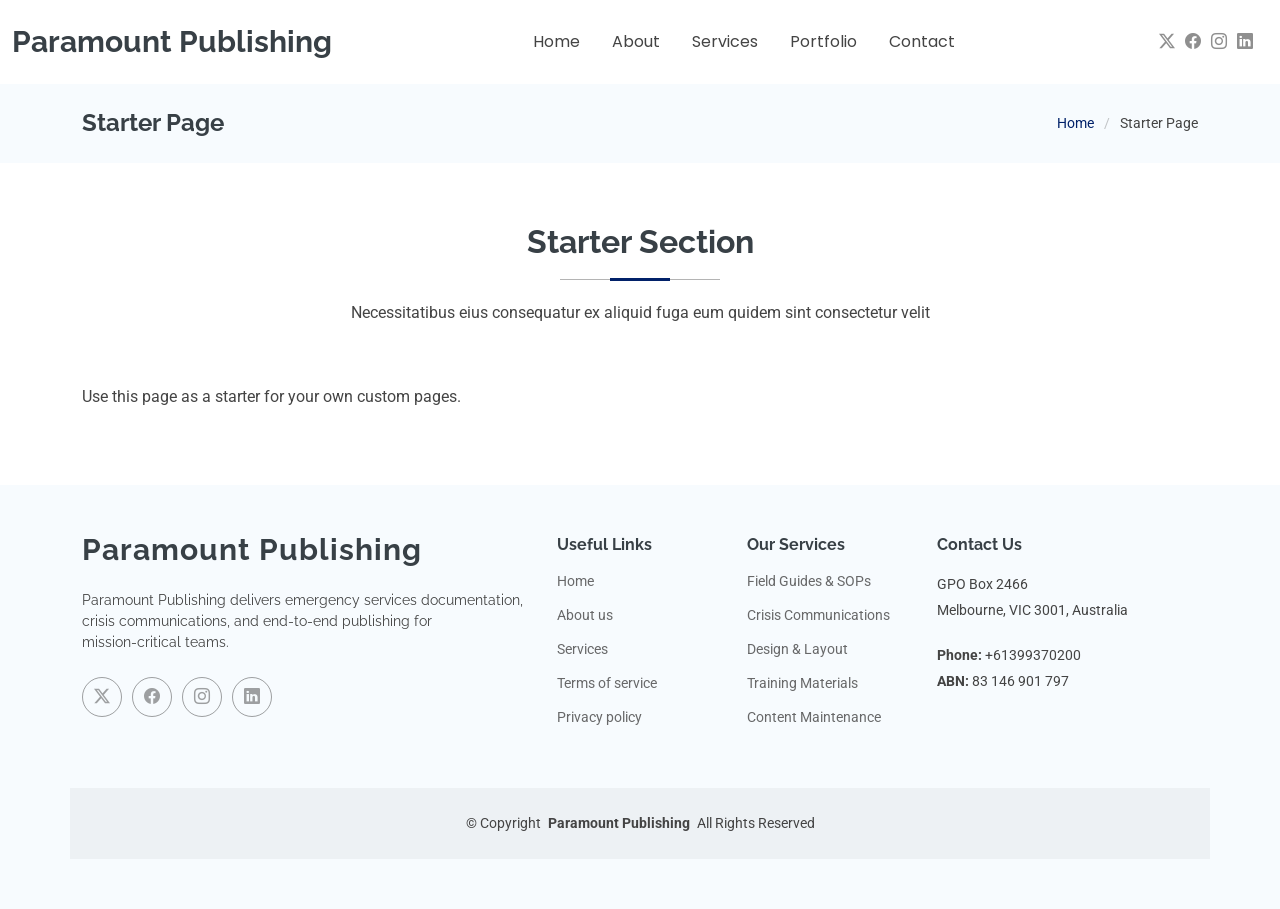
<file: starter-page.html>
<!DOCTYPE html>
<html lang="en">

<head>
  <meta charset="utf-8">
  <meta content="width=device-width, initial-scale=1.0" name="viewport">
  <title>Starter Page — Paramount Publishing</title>
  <meta name="description" content="Use this starter layout to add new Paramount Publishing pages.">
  <meta name="keywords" content="Paramount Publishing starter page">

  <!-- Favicons -->
  <link href="assets/img/favicon.ico" rel="icon">
  <link href="assets/img/apple-touch-icon.png" rel="apple-touch-icon">

  <!-- Fonts -->
  <link href="https://fonts.googleapis.com" rel="preconnect">
  <link href="https://fonts.gstatic.com" rel="preconnect" crossorigin>
  <link href="https://fonts.googleapis.com/css2?family=Roboto:ital,wght@0,100;0,300;0,400;0,500;0,700;0,900;1,100;1,300;1,400;1,500;1,700;1,900&family=Poppins:ital,wght@0,100;0,200;0,300;0,400;0,500;0,600;0,700;0,800;0,900;1,100;1,200;1,300;1,400;1,500;1,600;1,700;1,800;1,900&family=Raleway:ital,wght@0,100;0,200;0,300;0,400;0,500;0,600;0,700;0,800;0,900;1,100;1,200;1,300;1,400;1,500;1,600;1,700;1,800;1,900&display=swap" rel="stylesheet">

  <!-- Vendor CSS Files -->
  <link href="assets/vendor/bootstrap/css/bootstrap.min.css" rel="stylesheet">
  <link href="assets/vendor/bootstrap-icons/bootstrap-icons.css" rel="stylesheet">
  <link href="assets/vendor/aos/aos.css" rel="stylesheet">
  <link href="assets/vendor/glightbox/css/glightbox.min.css" rel="stylesheet">
  <link href="assets/vendor/swiper/swiper-bundle.min.css" rel="stylesheet">

  <!-- Main CSS File -->
  <link href="assets/css/main.css" rel="stylesheet">

</head>

<body class="starter-page-page">

  <header id="header" class="header d-flex align-items-center sticky-top">
    <div class="container-fluid position-relative d-flex align-items-center justify-content-between">

      <a href="index.html" class="logo d-flex align-items-center me-auto me-xl-0">
        <!-- Uncomment the line below if you also wish to use an image logo -->
        <!-- <img src="assets/img/paramount-logo.png" alt=""> -->
        <h1 class="sitename">Paramount Publishing</h1>
      </a>

      <nav id="navmenu" class="navmenu">
        <ul>
          <li><a href="#hero">Home</a></li>
          <li><a href="#about">About</a></li>
          <li><a href="#services">Services</a></li>
          <li><a href="#portfolio">Portfolio</a></li>
          
          
          <li><a href="#contact">Contact</a></li>
        </ul>
        <i class="mobile-nav-toggle d-xl-none bi bi-list"></i>
      </nav>

      <div class="header-social-links">
        <a href="#" class="twitter"><i class="bi bi-twitter-x"></i></a>
        <a href="#" class="facebook"><i class="bi bi-facebook"></i></a>
        <a href="#" class="instagram"><i class="bi bi-instagram"></i></a>
        <a href="#" class="linkedin"><i class="bi bi-linkedin"></i></a>
      </div>

    </div>
  </header>

  <main class="main">

    <!-- Page Title -->
    <div class="page-title light-background">
      <div class="container d-lg-flex justify-content-between align-items-center">
        <h1 class="mb-2 mb-lg-0">Starter Page</h1>
        <nav class="breadcrumbs">
          <ol>
            <li><a href="index.html">Home</a></li>
            <li class="current">Starter Page</li>
          </ol>
        </nav>
      </div>
    </div><!-- End Page Title -->

    <!-- Starter Section Section -->
    <section id="starter-section" class="starter-section section">

      <!-- Section Title -->
      <div class="container section-title" data-aos="fade-up">
        <h2>Starter Section</h2>
        <p>Necessitatibus eius consequatur ex aliquid fuga eum quidem sint consectetur velit</p>
      </div><!-- End Section Title -->

      <div class="container" data-aos="fade-up">
        <p>Use this page as a starter for your own custom pages.</p>
      </div>

    </section><!-- /Starter Section Section -->

  </main>

  <footer id="footer" class="footer light-background">

    <div class="container footer-top">
      <div class="row gy-4">
        <div class="col-lg-5 col-md-12 footer-about">
          <a href="index.html" class="logo d-flex align-items-center">
            <span class="sitename">Paramount Publishing</span>
          </a>
          <p>Paramount Publishing delivers emergency services documentation, crisis communications, and end‑to‑end publishing for mission‑critical teams.</p>
          <div class="social-links d-flex mt-4">
            <a href=""><i class="bi bi-twitter-x"></i></a>
            <a href=""><i class="bi bi-facebook"></i></a>
            <a href=""><i class="bi bi-instagram"></i></a>
            <a href=""><i class="bi bi-linkedin"></i></a>
          </div>
        </div>

        <div class="col-lg-2 col-6 footer-links">
          <h4>Useful Links</h4>
          <ul>
            <li><a href="index.html#hero">Home</a></li>
            <li><a href="index.html#about">About us</a></li>
            <li><a href="index.html#services">Services</a></li>
            <li><a href="#">Terms of service</a></li>
            <li><a href="#">Privacy policy</a></li>
          </ul>
        </div>

        <div class="col-lg-2 col-6 footer-links">
          <h4>Our Services</h4>
          <ul>
            <li><a href="index.html#services">Field Guides & SOPs</a></li>
            <li><a href="index.html#services">Crisis Communications</a></li>
            <li><a href="index.html#services">Design & Layout</a></li>
            <li><a href="index.html#services">Training Materials</a></li>
            <li><a href="index.html#services">Content Maintenance</a></li>
          </ul>
        </div>

        <div class="col-lg-3 col-md-12 footer-contact text-center text-md-start">
          <h4>Contact Us</h4>
          <p>GPO Box 2466</p>
          <p>Melbourne, VIC 3001, Australia</p>
          <p class="mt-4"><strong>Phone:</strong> <span>+61399370200</span></p>
          <p><strong>ABN:</strong> <span>83 146 901 797</span></p>
        </div>

      </div>
    </div>

    <div class="container copyright text-center mt-4">
      <p>© <span>Copyright</span> <strong class="px-1 sitename">Paramount Publishing</strong> <span>All Rights Reserved</span></p>
    </div>

  </footer>

  <!-- Scroll Top -->
  <a href="#" id="scroll-top" class="scroll-top d-flex align-items-center justify-content-center"><i class="bi bi-arrow-up-short"></i></a>

  <!-- Preloader -->
  <div id="preloader"></div>

  <!-- Vendor JS Files -->
  <script src="assets/vendor/bootstrap/js/bootstrap.bundle.min.js"></script>
  <script src="assets/vendor/php-email-form/validate.js"></script>
  <script src="assets/vendor/aos/aos.js"></script>
  <script src="assets/vendor/waypoints/noframework.waypoints.js"></script>
  <script src="assets/vendor/purecounter/purecounter_vanilla.js"></script>
  <script src="assets/vendor/glightbox/js/glightbox.min.js"></script>
  <script src="assets/vendor/imagesloaded/imagesloaded.pkgd.min.js"></script>
  <script src="assets/vendor/isotope-layout/isotope.pkgd.min.js"></script>
  <script src="assets/vendor/swiper/swiper-bundle.min.js"></script>

  <!-- Main JS File -->
  <script src="assets/js/main.js"></script>

</body>

</html>
</file>
<file: assets/css/main.css>
/**
* Template Name: Lumia
* Template URL: https://bootstrapmade.com/lumia-bootstrap-business-template/
* Updated: Aug 07 2024 with Bootstrap v5.3.3
* Author: BootstrapMade.com
* License: https://bootstrapmade.com/license/
*/

/*--------------------------------------------------------------
# Font & Color Variables
# Help: https://bootstrapmade.com/color-system/
--------------------------------------------------------------*/
/* Fonts */
:root {
  --default-font: "Roboto",  system-ui, -apple-system, "Segoe UI", Roboto, "Helvetica Neue", Arial, "Noto Sans", "Liberation Sans", sans-serif, "Apple Color Emoji", "Segoe UI Emoji", "Segoe UI Symbol", "Noto Color Emoji";
  --heading-font: "Raleway",  sans-serif;
  --nav-font: "Poppins",  sans-serif;
}

/* Global Colors - The following color variables are used throughout the website. Updating them here will change the color scheme of the entire website */
:root { 
  --background-color: #ffffff; /* Background color for the entire website, including individual sections */
  --default-color: #444444; /* Default color used for the majority of the text content across the entire website */
  --heading-color: #384046; /* Color for headings, subheadings and title throughout the website */
  --accent-color: #012169; /* Australian flag blue */
  --accent-color-alt: #E4002B; /* Australian flag red */
  --surface-color: #ffffff; /* The surface color is used as a background of boxed elements within sections, such as cards, icon boxes, or other elements that require a visual separation from the global background. */
  --contrast-color: #ffffff; /* Contrast color for text, ensuring readability against backgrounds of accent, heading, or default colors. */
}

/* Nav Menu Colors - The following color variables are used specifically for the navigation menu. They are separate from the global colors to allow for more customization options */
:root {
  --nav-color: #444444;  /* The default color of the main navmenu links */
  --nav-hover-color: var(--accent-color); /* Applied to main navmenu links when they are hovered over or active */
  --nav-mobile-background-color: #ffffff; /* Used as the background color for mobile navigation menu */
  --nav-dropdown-background-color: #ffffff; /* Used as the background color for dropdown items that appear when hovering over primary navigation items */
  --nav-dropdown-color: #444444; /* Used for navigation links of the dropdown items in the navigation menu. */
  --nav-dropdown-hover-color: #3498db; /* Similar to --nav-hover-color, this color is applied to dropdown navigation links when they are hovered over. */
}

/* Color Presets - These classes override global colors when applied to any section or element, providing reuse of the sam color scheme. */

.light-background {
  --background-color: #f7fbfe;
  --surface-color: #ffffff;
}

.dark-background {
  --background-color: #1d222d;
  --default-color: #ffffff;
  --heading-color: #ffffff;
  --surface-color: #31394c;
  --contrast-color: #ffffff;
}

/* Smooth scroll */
:root {
  scroll-behavior: smooth;
}

/*--------------------------------------------------------------
# General Styling & Shared Classes
--------------------------------------------------------------*/
body {
  color: var(--default-color);
  background-color: var(--background-color);
  font-family: var(--default-font);
}

a {
  color: var(--accent-color);
  text-decoration: none;
  transition: 0.3s;
}

a:hover {
  color: color-mix(in srgb, var(--accent-color), transparent 25%);
  text-decoration: none;
}

h1,
h2,
h3,
h4,
h5,
h6 {
  color: var(--heading-color);
  font-family: var(--heading-font);
}

/* PHP Email Form Messages
------------------------------*/
.php-email-form .error-message {
  display: none;
  background: #df1529;
  color: #ffffff;
  text-align: left;
  padding: 15px;
  margin-bottom: 24px;
  font-weight: 600;
}

.php-email-form .sent-message {
  display: none;
  color: #ffffff;
  background: #059652;
  text-align: center;
  padding: 15px;
  margin-bottom: 24px;
  font-weight: 600;
}

.php-email-form .loading {
  display: none;
  background: var(--surface-color);
  text-align: center;
  padding: 15px;
  margin-bottom: 24px;
}

.php-email-form .loading:before {
  content: "";
  display: inline-block;
  border-radius: 50%;
  width: 24px;
  height: 24px;
  margin: 0 10px -6px 0;
  border: 3px solid var(--accent-color);
  border-top-color: var(--surface-color);
  animation: php-email-form-loading 1s linear infinite;
}

@keyframes php-email-form-loading {
  0% {
    transform: rotate(0deg);
  }

  100% {
    transform: rotate(360deg);
  }
}

/*--------------------------------------------------------------
# Global Header
--------------------------------------------------------------*/
.header {
  color: var(--default-color);
  background-color: var(--background-color);
  padding: 20px 0;
  transition: all 0.5s;
  z-index: 997;
}

.header .logo {
  line-height: 1;
}

.header .logo img {
  max-height: 36px;
  margin-right: 8px;
}

.header .logo h1 {
  font-size: 30px;
  margin: 0;
  font-weight: 700;
  color: var(--heading-color);
}

.header .header-social-links {
  padding-right: 15px;
}

.header .header-social-links a {
  color: color-mix(in srgb, var(--default-color), transparent 40%);
  padding-left: 6px;
  display: inline-block;
  transition: 0.3s;
  font-size: 16px;
}

.header .header-social-links a:hover {
  color: var(--accent-color);
}

.header .header-social-links a i {
  line-height: 0px;
}

@media (max-width: 1200px) {
  .header .logo {
    order: 1;
  }

  .header .header-social-links {
    order: 2;
  }

  .header .navmenu {
    order: 3;
  }
}

.scrolled .header {
  box-shadow: 0px 0 18px rgba(0, 0, 0, 0.1);
}

/*--------------------------------------------------------------
# Navigation Menu
--------------------------------------------------------------*/
/* Desktop Navigation */
@media (min-width: 1200px) {
  .navmenu {
    padding: 0;
  }

  .navmenu ul {
    margin: 0;
    padding: 0;
    display: flex;
    list-style: none;
    align-items: center;
  }

  .navmenu li {
    position: relative;
  }

  .navmenu a,
  .navmenu a:focus {
    color: var(--nav-color);
    padding: 10px 15px;
    margin-left: 2px;
    font-size: 16px;
    font-family: var(--nav-font);
    font-weight: 400;
    display: flex;
    align-items: center;
    justify-content: space-between;
    white-space: nowrap;
    transition: 0.3s;
  }

  .navmenu a i,
  .navmenu a:focus i {
    font-size: 12px;
    line-height: 0;
    margin-left: 5px;
    transition: 0.3s;
  }

  .navmenu li:hover>a,
  .navmenu .active,
  .navmenu .active:focus {
    color: var(--contrast-color);
    background-color: var(--nav-hover-color);
  }

  .navmenu .dropdown ul {
    margin: 0;
    padding: 0;
    background: var(--nav-dropdown-background-color);
    display: block;
    position: absolute;
    visibility: hidden;
    left: 2px;
    top: 130%;
    opacity: 0;
    transition: 0.3s;
    z-index: 99;
    box-shadow: 0px 0px 30px rgba(0, 0, 0, 0.1);
  }

  .navmenu .dropdown ul li {
    min-width: 200px;
  }

  .navmenu .dropdown ul a {
    padding: 10px 20px;
    margin: 0;
    font-size: 15px;
    text-transform: none;
    color: var(--nav-dropdown-color);
  }

  .navmenu .dropdown ul a i {
    font-size: 12px;
  }

  .navmenu .dropdown ul a:hover,
  .navmenu .dropdown ul .active:hover,
  .navmenu .dropdown ul li:hover>a {
    color: var(--contrast-color);
    background-color: var(--nav-hover-color);
  }

  .navmenu .dropdown:hover>ul {
    opacity: 1;
    top: 100%;
    visibility: visible;
  }

  .navmenu .dropdown .dropdown ul {
    top: 0;
    left: -90%;
    visibility: hidden;
  }

  .navmenu .dropdown .dropdown:hover>ul {
    opacity: 1;
    top: 0;
    left: -100%;
    visibility: visible;
  }
}

/* Mobile Navigation */
@media (max-width: 1199px) {
  .mobile-nav-toggle {
    color: var(--nav-color);
    font-size: 28px;
    line-height: 0;
    margin-right: 10px;
    cursor: pointer;
    transition: color 0.3s;
  }

  .navmenu {
    padding: 0;
    z-index: 9997;
  }

  .navmenu ul {
    display: none;
    list-style: none;
    position: absolute;
    inset: 60px 20px 20px 20px;
    padding: 10px 0;
    margin: 0;
    border-radius: 6px;
    background-color: var(--nav-mobile-background-color);
    overflow-y: auto;
    transition: 0.3s;
    z-index: 9998;
    box-shadow: 0px 0px 30px rgba(0, 0, 0, 0.1);
  }

  .navmenu a,
  .navmenu a:focus {
    color: var(--nav-dropdown-color);
    padding: 10px 20px;
    font-family: var(--nav-font);
    font-size: 17px;
    font-weight: 500;
    display: flex;
    align-items: center;
    justify-content: space-between;
    white-space: nowrap;
    transition: 0.3s;
  }

  .navmenu a i,
  .navmenu a:focus i {
    font-size: 12px;
    line-height: 0;
    margin-left: 5px;
    width: 30px;
    height: 30px;
    display: flex;
    align-items: center;
    justify-content: center;
    border-radius: 50%;
    transition: 0.3s;
    background-color: color-mix(in srgb, var(--accent-color), transparent 90%);
  }

  .navmenu a i:hover,
  .navmenu a:focus i:hover {
    background-color: var(--accent-color);
    color: var(--contrast-color);
  }

  .navmenu a:hover,
  .navmenu .active,
  .navmenu .active:focus {
    color: var(--nav-dropdown-hover-color);
  }

  .navmenu .active i,
  .navmenu .active:focus i {
    background-color: var(--accent-color);
    color: var(--contrast-color);
    transform: rotate(180deg);
  }

  .navmenu .dropdown ul {
    position: static;
    display: none;
    z-index: 99;
    padding: 10px 0;
    margin: 10px 20px;
    background-color: var(--nav-dropdown-background-color);
    border: 1px solid color-mix(in srgb, var(--default-color), transparent 90%);
    box-shadow: none;
    transition: all 0.5s ease-in-out;
  }

  .navmenu .dropdown ul ul {
    background-color: rgba(33, 37, 41, 0.1);
  }

  .navmenu .dropdown>.dropdown-active {
    display: block;
    background-color: rgba(33, 37, 41, 0.03);
  }

  .mobile-nav-active {
    overflow: hidden;
  }

  .mobile-nav-active .mobile-nav-toggle {
    color: #fff;
    position: absolute;
    font-size: 32px;
    top: 15px;
    right: 15px;
    margin-right: 0;
    z-index: 9999;
  }

  .mobile-nav-active .navmenu {
    position: fixed;
    overflow: hidden;
    inset: 0;
    background: rgba(33, 37, 41, 0.8);
    transition: 0.3s;
  }

  .mobile-nav-active .navmenu>ul {
    display: block;
  }
}

/*--------------------------------------------------------------
# Global Footer
--------------------------------------------------------------*/
.footer {
  color: var(--default-color);
  background-color: var(--background-color);
  font-size: 14px;
  padding-bottom: 50px;
  position: relative;
}

.footer .footer-top {
  padding-top: 50px;
}

.footer .footer-about .logo {
  line-height: 1;
  margin-bottom: 25px;
}

.footer .footer-about .logo img {
  max-height: 40px;
  margin-right: 6px;
}

.footer .footer-about .logo span {
  color: var(--heading-color);
  font-size: 30px;
  font-weight: 700;
  letter-spacing: 1px;
  font-family: var(--heading-font);
}

.footer .footer-about p {
  font-size: 14px;
  font-family: var(--heading-font);
}

.footer .social-links a {
  display: flex;
  align-items: center;
  justify-content: center;
  width: 40px;
  height: 40px;
  border-radius: 50%;
  border: 1px solid color-mix(in srgb, var(--default-color), transparent 50%);
  font-size: 16px;
  color: color-mix(in srgb, var(--default-color), transparent 50%);
  margin-right: 10px;
  transition: 0.3s;
}

.footer .social-links a:hover {
  color: var(--accent-color);
  border-color: var(--accent-color);
}

.footer h4 {
  font-size: 16px;
  font-weight: bold;
  position: relative;
  padding-bottom: 12px;
}

.footer .footer-links {
  margin-bottom: 30px;
}

.footer .footer-links ul {
  list-style: none;
  padding: 0;
  margin: 0;
}

.footer .footer-links ul i {
  padding-right: 2px;
  font-size: 12px;
  line-height: 0;
}

.footer .footer-links ul li {
  padding: 10px 0;
  display: flex;
  align-items: center;
}

.footer .footer-links ul li:first-child {
  padding-top: 0;
}

.footer .footer-links ul a {
  color: color-mix(in srgb, var(--default-color), transparent 20%);
  display: inline-block;
  line-height: 1;
}

.footer .footer-links ul a:hover {
  color: var(--accent-color);
}

.footer .footer-contact p {
  margin-bottom: 5px;
}

.footer .copyright {
  padding-top: 25px;
  padding-bottom: 25px;
  background-color: color-mix(in srgb, var(--default-color), transparent 95%);
}

.footer .copyright p {
  margin-bottom: 0;
}

.footer .credits {
  margin-top: 6px;
  font-size: 13px;
}

/*--------------------------------------------------------------
# Preloader
--------------------------------------------------------------*/
#preloader {
  position: fixed;
  inset: 0;
  z-index: 999999;
  overflow: hidden;
  background: var(--background-color);
  transition: all 0.6s ease-out;
}

#preloader:before {
  content: "";
  position: fixed;
  top: calc(50% - 30px);
  left: calc(50% - 30px);
  border: 6px solid #ffffff;
  border-color: var(--accent-color) transparent var(--accent-color) transparent;
  border-radius: 50%;
  width: 60px;
  height: 60px;
  animation: animate-preloader 1.5s linear infinite;
}

@keyframes animate-preloader {
  0% {
    transform: rotate(0deg);
  }

  100% {
    transform: rotate(360deg);
  }
}

/*--------------------------------------------------------------
# Scroll Top Button
--------------------------------------------------------------*/
.scroll-top {
  position: fixed;
  visibility: hidden;
  opacity: 0;
  right: 15px;
  bottom: 15px;
  z-index: 99999;
  background-color: var(--accent-color);
  width: 40px;
  height: 40px;
  border-radius: 4px;
  transition: all 0.4s;
}

.scroll-top i {
  font-size: 24px;
  color: var(--contrast-color);
  line-height: 0;
}

.scroll-top:hover {
  background-color: color-mix(in srgb, var(--accent-color), transparent 20%);
  color: var(--contrast-color);
}

.scroll-top.active {
  visibility: visible;
  opacity: 1;
}

/*--------------------------------------------------------------
# Disable aos animation delay on mobile devices
--------------------------------------------------------------*/
@media screen and (max-width: 768px) {
  [data-aos-delay] {
    transition-delay: 0 !important;
  }
}

/*--------------------------------------------------------------
# Global Page Titles & Breadcrumbs
--------------------------------------------------------------*/
.page-title {
  color: var(--default-color);
  background-color: var(--background-color);
  padding: 25px 0;
  position: relative;
}

.page-title h1 {
  font-size: 24px;
  font-weight: 700;
}

.page-title .breadcrumbs ol {
  display: flex;
  flex-wrap: wrap;
  list-style: none;
  padding: 0;
  margin: 0;
  font-size: 14px;
  font-weight: 400;
}

.page-title .breadcrumbs ol li+li {
  padding-left: 10px;
}

.page-title .breadcrumbs ol li+li::before {
  content: "/";
  display: inline-block;
  padding-right: 10px;
  color: color-mix(in srgb, var(--default-color), transparent 70%);
}

/*--------------------------------------------------------------
# Global Sections
--------------------------------------------------------------*/
section,
.section {
  color: var(--default-color);
  background-color: var(--background-color);
  padding: 60px 0;
  scroll-margin-top: 84px;
  overflow: clip;
}

@media (max-width: 1199px) {

  section,
  .section {
    scroll-margin-top: 76px;
  }
}

/*--------------------------------------------------------------
# Global Section Titles
--------------------------------------------------------------*/
.section-title {
  text-align: center;
  padding-bottom: 60px;
  position: relative;
}

.section-title h2 {
  font-size: 32px;
  font-weight: 700;
  margin-bottom: 20px;
  padding-bottom: 20px;
  position: relative;
}

.section-title h2:before {
  content: "";
  position: absolute;
  display: block;
  width: 160px;
  height: 1px;
  background: color-mix(in srgb, var(--default-color), transparent 60%);
  left: 0;
  right: 0;
  bottom: 1px;
  margin: auto;
}

.section-title h2::after {
  content: "";
  position: absolute;
  display: block;
  width: 60px;
  height: 3px;
  background: var(--accent-color);
  left: 0;
  right: 0;
  bottom: 0;
  margin: auto;
}

.section-title p {
  margin-bottom: 0;
}

/*--------------------------------------------------------------
# Hero Section
--------------------------------------------------------------*/
.hero {
  width: 100%;
  min-height: 88vh;
  position: relative;
  padding: 80px 0;
  display: flex;
  align-items: center;
  justify-content: center;
  overflow: visible; /* allow inline partners to show fully */
}

.hero img {
  position: absolute;
  inset: 0;
  display: block;
  width: 100%;
  height: 100%;
  object-fit: cover;
  object-position: center bottom; /* shift view down without scaling */
  z-index: 1;
}

.hero:before {
  content: "";
  background: color-mix(in srgb, var(--background-color), transparent 30%);
  position: absolute;
  inset: 0;
  z-index: 2;
}

.hero .container {
  position: relative;
  z-index: 3;
}

.hero h2 {
  margin: 0;
  font-size: 48px;
  font-weight: 700;
}

.hero p {
  margin: 10px 0 0 0;
  font-size: 24px;
  color: var(--heading-color);
}

.hero .btn-get-started,
.btn-magical {
  position: relative;
  display: inline-block;
  padding: 12px 48px;
  margin: 30px 0 0 0;
  border-radius: 8px;
  font-size: 14px;
  font-weight: 700;
  letter-spacing: .08em;
  text-transform: uppercase;
  color: var(--contrast-color);
  background: var(--accent-color);
  box-shadow: 0 10px 25px rgba(1,33,105,.35), inset 0 1px 0 rgba(255,255,255,.25);
  border: 1px solid color-mix(in srgb, var(--accent-color), transparent 40%);
  transition: transform .25s ease, box-shadow .25s ease, background .6s ease;
  overflow: hidden;
}

.hero .btn-get-started::before,
.btn-magical::before {
  content: "";
  position: absolute;
  top: 0;
  left: -120%;
  width: 120%;
  height: 100%;
  background: linear-gradient(120deg, transparent 0%, rgba(255,255,255,.35) 30%, rgba(255,255,255,.15) 40%, transparent 60%);
  transform: skewX(-20deg);
  animation: btn-sheen 3s linear infinite;
}

.hero .btn-get-started:hover,
.btn-magical:hover {
  transform: translateY(-2px);
  box-shadow: 0 14px 32px rgba(1,33,105,.45), 0 0 0 4px color-mix(in srgb, var(--accent-color), transparent 80%);
}

.hero .btn-get-started:active,
.btn-magical:active {
  transform: translateY(0);
  box-shadow: 0 8px 20px rgba(1,33,105,.35);
}

.hero .btn-get-started:focus-visible,
.btn-magical:focus-visible {
  outline: none;
  box-shadow: 0 0 0 4px color-mix(in srgb, var(--accent-color), transparent 70%), 0 12px 28px rgba(52,152,219,.4);
}

@keyframes btn-sheen {
  0% { left: -120%; }
  60% { left: 130%; }
  100% { left: 130%; }
}

@media (max-width: 768px) {
  .hero h2 {
    font-size: 32px;
  }

  .hero p {
    font-size: 18px;
  }
}

/*--------------------------------------------------------------
# What We Do Section
--------------------------------------------------------------*/
.partners {
  padding-top: 20px;
  padding-bottom: 20px;
}

.partners-inline {
  padding-top: 10px;
  padding-bottom: 0;
  position: absolute; /* anchor inside hero */
  left: 0;
  right: 0;
  bottom: 24px;
  z-index: 5;
}

.partners-inline .partners-wrap {
  mask-image: none;
  -webkit-mask-image: none;
  overflow: visible;
}

.partners-inline .partners-track {
  animation: none; /* ensure visible even if marquee not rendering */
  min-width: auto;
  gap: 90px;
  justify-content: center;
}

.partners-inline .partner-logo {
  height: 50px;
  display: inline-block;
}

.partners .partners-wrap {
  position: relative;
  overflow: hidden;
  mask-image: linear-gradient(to right, transparent 0%, rgba(255,255,255,1) 8%, rgba(255,255,255,1) 92%, transparent 100%);
  -webkit-mask-image: linear-gradient(to right, transparent 0%, rgba(255,255,255,1) 8%, rgba(255,255,255,1) 92%, transparent 100%);
}

.partners .partners-track {
  display: flex;
  align-items: center;
  gap: 90px;
  min-width: max-content;
  animation: partners-marquee 24s linear infinite;
}

.partners .partner-logo {
  height: 46px;
  width: auto;
  opacity: 1;
  filter: none;
  transition: transform .2s ease;
}

.partners .partner-logo--lg {
  height: 58px;
}

.partners .partner-logo--xl {
  height: 72px;
}

/* No hover effects on partner logos per request */

@keyframes partners-marquee {
  0% { transform: translateX(0); }
  100% { transform: translateX(-50%); }
}
.what-we-do .why-box {
  color: var(--contrast-color);
  background: var(--accent-color);
  padding: 30px;
}

.what-we-do .why-box h3 {
  color: var(--contrast-color);
  font-weight: 700;
  font-size: 34px;
  margin-bottom: 30px;
}

.what-we-do .why-box p {
  margin-bottom: 30px;
}

.what-we-do .why-box .more-btn {
  display: inline-block;
  background: color-mix(in srgb, var(--contrast-color), transparent 85%);
  padding: 8px 40px 10px 40px;
  color: var(--contrast-color);
  transition: all ease-in-out 0.4s;
  border-radius: 50px;
}

.what-we-do .why-box .more-btn i {
  font-size: 14px;
}

.what-we-do .why-box .more-btn:hover {
  color: var(--accent-color);
  background: var(--surface-color);
}

.what-we-do .icon-box {
  background-color: var(--surface-color);
  text-align: center;
  padding: 40px 30px;
  width: 100%;
  height: 100%;
  border: 1px solid color-mix(in srgb, var(--default-color), transparent 90%);
}

.what-we-do .icon-box i {
  color: var(--accent-color);
  margin-bottom: 30px;
  font-size: 32px;
  margin-bottom: 30px;
  background: color-mix(in srgb, var(--accent-color), transparent 95%);
  border-radius: 50px;
  display: flex;
  align-items: center;
  justify-content: center;
  width: 72px;
  height: 72px;
  transition: 0.3s;
}

.what-we-do .icon-box h4 {
  font-size: 20px;
  font-weight: 700;
  margin: 0 0 30px 0;
}

.what-we-do .icon-box p {
  font-size: 15px;
  color: color-mix(in srgb, var(--default-color), transparent 30%);
}

.what-we-do .icon-box:hover i {
  color: var(--contrast-color);
  background: var(--accent-color);
}

/*--------------------------------------------------------------
# About Section
--------------------------------------------------------------*/
.about .about-content h3 {
  font-weight: 700;
  font-size: 26px;
}

.about .about-content ul {
  list-style: none;
  padding: 0;
}

.about .about-content ul li {
  display: flex;
  align-items: flex-start;
  margin-bottom: 35px;
}

.about .about-content ul li:first-child {
  margin-top: 35px;
}

.about .about-content ul i {
  display: flex;
  align-items: center;
  justify-content: center;
  flex-shrink: 0;
  width: 64px;
  height: 64px;
  font-size: 32px;
  color: #fff;
  background: var(--accent-color);
  margin-right: 15px;
  line-height: 0;
  border-radius: 5px;
}

.about .about-content ul h4 {
  font-size: 18px;
  font-weight: 600;
}

.about .about-content ul p {
  font-size: 15px;
}

.about .about-content p:last-child {
  margin-bottom: 0;
}

/*--------------------------------------------------------------
# Skills Section
--------------------------------------------------------------*/
.skills .progress {
  height: 60px;
  display: block;
  background: none;
  border-radius: 0;
}

.skills .progress .skill {
  color: var(--heading-color);
  padding: 0;
  margin: 0 0 6px 0;
  text-transform: uppercase;
  display: block;
  font-weight: 600;
  font-family: var(--heading-font);
}

.skills .progress .skill .val {
  float: right;
  font-style: normal;
}

.skills .progress-bar-wrap {
  background: color-mix(in srgb, var(--default-color), transparent 90%);
  height: 10px;
}

.skills .progress-bar {
  width: 1px;
  height: 10px;
  transition: 0.9s;
  background-color: var(--accent-color);
}

/*--------------------------------------------------------------
# Stats Section
--------------------------------------------------------------*/
.stats {
  padding: 10px 0;
}

.stats .stats-item {
  padding: 30px;
  width: 100%;
}

.stats .stats-item span {
  color: var(--heading-color);
  font-size: 48px;
  display: block;
  font-weight: 700;
  margin-bottom: 20px;
  padding-bottom: 20px;
  position: relative;
}

.stats .stats-item span:after {
  content: "";
  position: absolute;
  display: block;
  width: 25px;
  height: 3px;
  background: var(--accent-color);
  left: 0;
  right: 0;
  bottom: 0;
  margin: auto;
}

.stats .stats-item p {
  color: color-mix(in srgb, var(--default-color), transparent 40%);
  padding: 0;
  margin: 0;
  font-family: var(--heading-font);
  font-weight: 500;
}

/*--------------------------------------------------------------
# Services Section
--------------------------------------------------------------*/
.services .service-item {
  background-color: var(--surface-color);
  padding: 50px 30px;
  margin-top: 36px;
  transition: all ease-in-out 0.3s;
  position: relative;
  border: 1px solid color-mix(in srgb, var(--default-color), transparent 85%);
  text-align: center;
}

.services .service-item .icon {
  background: var(--accent-color);
  color: var(--contrast-color);
  margin: 0;
  width: 72px;
  height: 72px;
  border-radius: 50px;
  display: flex;
  align-items: center;
  justify-content: center;
  margin-bottom: 20px;
  font-size: 28px;
  transition: ease-in-out 0.3s;
  position: absolute;
  top: -36px;
  left: calc(50% - 36px);
  border: 6px solid var(--background-color);
}

.services .service-item h3 {
  font-weight: 700;
  margin: 10px 0 15px 0;
  font-size: 22px;
  transition: ease-in-out 0.3s;
}

.services .service-item p {
  line-height: 24px;
  font-size: 14px;
  margin-bottom: 0;
}

.services .service-item:hover {
  background: var(--background-color);
}

.services .service-item:hover h3 {
  color: var(--accent-color);
}

.services .service-item:hover .icon {
  background: var(--surface-color);
  border: 2px solid var(--accent-color);
}

.services .service-item:hover .icon i {
  color: var(--accent-color);
}

/*--------------------------------------------------------------
# Portfolio Section
--------------------------------------------------------------*/
.portfolio .portfolio-filters {
  padding: 0;
  margin: 0 auto 20px auto;
  list-style: none;
  text-align: center;
}

.portfolio .portfolio-filters li {
  cursor: pointer;
  display: inline-block;
  padding: 0;
  font-size: 16px;
  font-weight: 600;
  margin: 0 10px;
  line-height: 1;
  text-transform: uppercase;
  margin-bottom: 5px;
  transition: all 0.3s ease-in-out;
}

.portfolio .portfolio-filters li:hover,
.portfolio .portfolio-filters li.filter-active {
  color: var(--accent-color);
}

.portfolio .portfolio-filters li:first-child {
  margin-left: 0;
}

.portfolio .portfolio-filters li:last-child {
  margin-right: 0;
}

@media (max-width: 575px) {
  .portfolio .portfolio-filters li {
    font-size: 14px;
    margin: 0 5px;
  }
}

.portfolio .portfolio-item {
  position: relative;
}

.portfolio .portfolio-item .portfolio-info {
  background-color: color-mix(in srgb, var(--surface-color), transparent 10%);
  opacity: 0;
  position: absolute;
  left: 30px;
  right: 30px;
  bottom: 0;
  z-index: 3;
  transition: all ease-in-out 0.3s;
  padding: 15px;
}

.portfolio .portfolio-item .portfolio-info h4 {
  font-size: 18px;
  font-weight: 600;
  padding-right: 50px;
}

.portfolio .portfolio-item .portfolio-info p {
  color: color-mix(in srgb, var(--default-color), transparent 30%);
  font-size: 14px;
  margin-bottom: 0;
  padding-right: 50px;
}

.portfolio .portfolio-item .portfolio-info .preview-link,
.portfolio .portfolio-item .portfolio-info .details-link {
  position: absolute;
  right: 50px;
  font-size: 24px;
  top: calc(50% - 14px);
  color: color-mix(in srgb, var(--default-color), transparent 30%);
  transition: 0.3s;
  line-height: 0;
}

.portfolio .portfolio-item .portfolio-info .preview-link:hover,
.portfolio .portfolio-item .portfolio-info .details-link:hover {
  color: var(--accent-color);
}

.portfolio .portfolio-item .portfolio-info .details-link {
  right: 14px;
  font-size: 28px;
}

.portfolio .portfolio-item:hover .portfolio-info {
  opacity: 1;
  bottom: 20px;
}

/*--------------------------------------------------------------
# Testimonials Section
--------------------------------------------------------------*/
.testimonials .testimonial-item {
  background-color: var(--surface-color);
  box-shadow: 0px 2px 15px rgba(0, 0, 0, 0.1);
  box-sizing: content-box;
  padding: 30px;
  margin: 30px 15px;
  position: relative;
  height: 100%;
}

.testimonials .testimonial-item .testimonial-img {
  width: 90px;
  border-radius: 50px;
  margin-right: 15px;
}

.testimonials .testimonial-item h3 {
  font-size: 18px;
  font-weight: bold;
  margin: 10px 0 5px 0;
}

.testimonials .testimonial-item h4 {
  font-size: 14px;
  color: color-mix(in srgb, var(--default-color), transparent 40%);
  margin: 0;
}

.testimonials .testimonial-item .stars {
  margin: 10px 0;
}

.testimonials .testimonial-item .stars i {
  color: #ffc107;
  margin: 0 1px;
}

.testimonials .testimonial-item .quote-icon-left,
.testimonials .testimonial-item .quote-icon-right {
  color: color-mix(in srgb, var(--accent-color), transparent 50%);
  font-size: 26px;
  line-height: 0;
}

.testimonials .testimonial-item .quote-icon-left {
  display: inline-block;
  left: -5px;
  position: relative;
}

.testimonials .testimonial-item .quote-icon-right {
  display: inline-block;
  right: -5px;
  position: relative;
  top: 10px;
  transform: scale(-1, -1);
}

.testimonials .testimonial-item p {
  font-style: italic;
  margin: 15px auto 15px auto;
}

.testimonials .swiper-wrapper {
  height: auto;
}

.testimonials .swiper-pagination {
  margin-top: 20px;
  position: relative;
}

.testimonials .swiper-pagination .swiper-pagination-bullet {
  width: 12px;
  height: 12px;
  background-color: color-mix(in srgb, var(--default-color), transparent 85%);
  opacity: 1;
}

.testimonials .swiper-pagination .swiper-pagination-bullet-active {
  background-color: var(--accent-color);
}

@media (max-width: 767px) {
  .testimonials .testimonial-wrap {
    padding-left: 0;
  }

  .testimonials .testimonial-item {
    padding: 30px;
    margin: 15px;
  }

  .testimonials .testimonial-item .testimonial-img {
    position: static;
    left: auto;
  }
}

/*--------------------------------------------------------------
# Team Section
--------------------------------------------------------------*/
.team .person {
  position: relative;
}

.team .person figure {
  margin-bottom: 0;
  padding-bottom: 0;
  position: relative;
  overflow: hidden;
  margin-bottom: 30px;
}

.team .person img {
  transition: 0.3s all ease;
}

.team .person .person-contents {
  text-align: center;
}

.team .person .person-contents h3 {
  color: var(--heading-color);
  font-size: 24px;
}

.team .person .person-contents .position {
  color: var(--accent-color);
}

.team .person:hover img {
  transform: scale(1.05);
}

.team .person .social {
  position: absolute;
  bottom: 10px;
  left: 10px;
  z-index: 2;
}

.team .person .social a {
  display: block;
  margin-bottom: 10px;
  width: 40px;
  height: 40px;
  background: var(--contrast-color);
  position: relative;
}

.team .person .social a>span {
  position: absolute;
  top: 50%;
  left: 50%;
  transform: translate(-50%, -50%);
}

.team .person .social a:hover {
  background: var(--accent-color);
  color: var(--contrast-color);
}

/*--------------------------------------------------------------
# Contact Section
--------------------------------------------------------------*/
.contact {
  background-image: url("../img/contact-bg.png");
  background-position: left center;
  background-repeat: no-repeat;
  position: relative;
}

@media (max-width: 640px) {
  .contact {
    background-position: center 50px;
    background-size: contain;
  }
}

.contact:before {
  content: "";
  background: color-mix(in srgb, var(--background-color), transparent 30%);
  position: absolute;
  bottom: 0;
  top: 0;
  left: 0;
  right: 0;
}

.contact .info-item+.info-item {
  margin-top: 40px;
}

.contact .info-item i {
  background: var(--accent-color);
  color: var(--contrast-color);
  font-size: 20px;
  width: 44px;
  height: 44px;
  display: flex;
  justify-content: center;
  align-items: center;
  border-radius: 50px;
  transition: all 0.3s ease-in-out;
  margin-right: 15px;
}

.contact .info-item h3 {
  padding: 0;
  font-size: 18px;
  font-weight: 700;
  margin-bottom: 5px;
}

.contact .info-item p {
  padding: 0;
  margin-bottom: 0;
  font-size: 14px;
}

.contact .php-email-form {
  height: 100%;
}

.contact .php-email-form input[type=text],
.contact .php-email-form input[type=email],
.contact .php-email-form textarea {
  font-size: 14px;
  padding: 10px 15px;
  box-shadow: none;
  border-radius: 0;
  color: var(--default-color);
  background-color: color-mix(in srgb, var(--background-color), transparent 50%);
  border-color: color-mix(in srgb, var(--default-color), transparent 80%);
}

.contact .php-email-form input[type=text]:focus,
.contact .php-email-form input[type=email]:focus,
.contact .php-email-form textarea:focus {
  border-color: var(--accent-color);
}

.contact .php-email-form input[type=text]::placeholder,
.contact .php-email-form input[type=email]::placeholder,
.contact .php-email-form textarea::placeholder {
  color: color-mix(in srgb, var(--default-color), transparent 70%);
}

.contact .php-email-form button[type=submit] {
  color: var(--contrast-color);
  background: var(--accent-color);
  border: 0;
  padding: 10px 30px;
  transition: 0.4s;
  border-radius: 50px;
}

.contact .php-email-form button[type=submit]:hover {
  background: color-mix(in srgb, var(--accent-color), transparent 20%);
}

/*--------------------------------------------------------------
# Portfolio Details Section
--------------------------------------------------------------*/
.portfolio-details .portfolio-details-slider img {
  width: 100%;
}

.portfolio-details .swiper-wrapper {
  height: auto;
}

.portfolio-details .swiper-button-prev,
.portfolio-details .swiper-button-next {
  width: 48px;
  height: 48px;
}

.portfolio-details .swiper-button-prev:after,
.portfolio-details .swiper-button-next:after {
  color: rgba(255, 255, 255, 0.8);
  background-color: rgba(0, 0, 0, 0.15);
  font-size: 24px;
  border-radius: 50%;
  width: 48px;
  height: 48px;
  display: flex;
  align-items: center;
  justify-content: center;
  transition: 0.3s;
}

.portfolio-details .swiper-button-prev:hover:after,
.portfolio-details .swiper-button-next:hover:after {
  background-color: rgba(0, 0, 0, 0.3);
}

@media (max-width: 575px) {

  .portfolio-details .swiper-button-prev,
  .portfolio-details .swiper-button-next {
    display: none;
  }
}

.portfolio-details .swiper-pagination {
  margin-top: 20px;
  position: relative;
}

.portfolio-details .swiper-pagination .swiper-pagination-bullet {
  width: 10px;
  height: 10px;
  background-color: color-mix(in srgb, var(--default-color), transparent 85%);
  opacity: 1;
}

.portfolio-details .swiper-pagination .swiper-pagination-bullet-active {
  background-color: var(--accent-color);
}

.portfolio-details .portfolio-info h3 {
  font-size: 22px;
  font-weight: 700;
  margin-bottom: 20px;
  padding-bottom: 20px;
  position: relative;
}

.portfolio-details .portfolio-info h3:after {
  content: "";
  position: absolute;
  display: block;
  width: 50px;
  height: 3px;
  background: var(--accent-color);
  left: 0;
  bottom: 0;
}

.portfolio-details .portfolio-info ul {
  list-style: none;
  padding: 0;
  font-size: 15px;
}

.portfolio-details .portfolio-info ul li {
  display: flex;
  flex-direction: column;
  padding-bottom: 15px;
}

.portfolio-details .portfolio-info ul strong {
  text-transform: uppercase;
  font-weight: 400;
  color: color-mix(in srgb, var(--default-color), transparent 50%);
  font-size: 14px;
}

.portfolio-details .portfolio-info .btn-visit {
  padding: 8px 40px;
  background: var(--accent-color);
  color: var(--contrast-color);
  border-radius: 50px;
  transition: 0.3s;
}

.portfolio-details .portfolio-info .btn-visit:hover {
  background: color-mix(in srgb, var(--accent-color), transparent 20%);
}

.portfolio-details .portfolio-description h2 {
  font-size: 26px;
  font-weight: 700;
  margin-bottom: 20px;
}

.portfolio-details .portfolio-description p {
  padding: 0;
}

.portfolio-details .portfolio-description .testimonial-item {
  padding: 30px 30px 0 30px;
  position: relative;
  background: color-mix(in srgb, var(--default-color), transparent 97%);
  margin-bottom: 50px;
}

.portfolio-details .portfolio-description .testimonial-item .testimonial-img {
  width: 90px;
  border-radius: 50px;
  border: 6px solid var(--background-color);
  float: left;
  margin: 0 10px 0 0;
}

.portfolio-details .portfolio-description .testimonial-item h3 {
  font-size: 18px;
  font-weight: bold;
  margin: 15px 0 5px 0;
  padding-top: 20px;
}

.portfolio-details .portfolio-description .testimonial-item h4 {
  font-size: 14px;
  color: #6c757d;
  margin: 0;
}

.portfolio-details .portfolio-description .testimonial-item .quote-icon-left,
.portfolio-details .portfolio-description .testimonial-item .quote-icon-right {
  color: color-mix(in srgb, var(--accent-color), transparent 50%);
  font-size: 26px;
  line-height: 0;
}

.portfolio-details .portfolio-description .testimonial-item .quote-icon-left {
  display: inline-block;
  left: -5px;
  position: relative;
}

.portfolio-details .portfolio-description .testimonial-item .quote-icon-right {
  display: inline-block;
  right: -5px;
  position: relative;
  top: 10px;
  transform: scale(-1, -1);
}

.portfolio-details .portfolio-description .testimonial-item p {
  font-style: italic;
  margin: 0 0 15px 0 0 0;
  padding: 0;
}

/*--------------------------------------------------------------
# Service Details Section
--------------------------------------------------------------*/
.service-details .service-box {
  background-color: var(--surface-color);
  padding: 20px;
  box-shadow: 0px 2px 20px rgba(0, 0, 0, 0.1);
}

.service-details .service-box+.service-box {
  margin-top: 30px;
}

.service-details .service-box h4 {
  font-size: 20px;
  font-weight: 700;
  border-bottom: 2px solid color-mix(in srgb, var(--default-color), transparent 92%);
  padding-bottom: 15px;
  margin-bottom: 15px;
}

.service-details .services-list {
  background-color: var(--surface-color);
}

.service-details .services-list a {
  color: color-mix(in srgb, var(--default-color), transparent 20%);
  background-color: color-mix(in srgb, var(--default-color), transparent 96%);
  display: flex;
  align-items: center;
  padding: 12px 15px;
  margin-top: 15px;
  transition: 0.3s;
}

.service-details .services-list a:first-child {
  margin-top: 0;
}

.service-details .services-list a i {
  font-size: 16px;
  margin-right: 8px;
  color: var(--accent-color);
}

.service-details .services-list a.active {
  color: var(--contrast-color);
  background-color: var(--accent-color);
}

.service-details .services-list a.active i {
  color: var(--contrast-color);
}

.service-details .services-list a:hover {
  background-color: color-mix(in srgb, var(--accent-color), transparent 95%);
  color: var(--accent-color);
}

.service-details .download-catalog a {
  color: var(--default-color);
  display: flex;
  align-items: center;
  padding: 10px 0;
  transition: 0.3s;
  border-top: 1px solid color-mix(in srgb, var(--default-color), transparent 90%);
}

.service-details .download-catalog a:first-child {
  border-top: 0;
  padding-top: 0;
}

.service-details .download-catalog a:last-child {
  padding-bottom: 0;
}

.service-details .download-catalog a i {
  font-size: 24px;
  margin-right: 8px;
  color: var(--accent-color);
}

.service-details .download-catalog a:hover {
  color: var(--accent-color);
}

.service-details .help-box {
  background-color: var(--accent-color);
  color: var(--contrast-color);
  margin-top: 30px;
  padding: 30px 15px;
}

.service-details .help-box .help-icon {
  font-size: 48px;
}

.service-details .help-box h4,
.service-details .help-box a {
  color: var(--contrast-color);
}

.service-details .services-img {
  margin-bottom: 20px;
}

.service-details h3 {
  font-size: 26px;
  font-weight: 700;
}

.service-details p {
  font-size: 15px;
}

.service-details ul {
  list-style: none;
  padding: 0;
  font-size: 15px;
}

.service-details ul li {
  padding: 5px 0;
  display: flex;
  align-items: center;
}

.service-details ul i {
  font-size: 20px;
  margin-right: 8px;
  color: var(--accent-color);
}

/*--------------------------------------------------------------
# Starter Section Section
--------------------------------------------------------------*/
.starter-section {
  /* Add your styles here */
}

/* Uiverse.io faizanullah1999 button styles */
.primary-button {
  font-family: 'Ropa Sans', sans-serif;
  color: white;
  cursor: pointer;
  font-size: 18px;
  font-weight: bold;
  letter-spacing: 0.05rem;
  border: 1px solid #0E1822;
  padding: 0.8rem 2.1rem;
  background-image: url("data:image/svg+xml,%3Csvg xmlns='http://www.w3.org/2000/svg' viewBox='0 0 531.28 200'%3E%3Cdefs%3E%3Cstyle%3E .shape %7B fill: %23FF4655 %7D %3C/style%3E%3C/defs%3E%3Cg id='Layer_2' data-name='Layer 2'%3E%3Cg id='Layer_1-2' data-name='Layer 1'%3E%3Cpolygon class='shape' points='415.81 200 0 200 115.47 0 531.28 0 415.81 200' /%3E%3C/g%3E%3C/g%3E%3C/svg%3E%0A");
  background-color: #0E1822;
  background-size: 200%;
  background-position: 200%;
  background-repeat: no-repeat;
  transition: 0.3s ease-in-out;
  transition-property: background-position, border, color;
  position: relative;
  z-index: 1;
  border-radius: 8px;
  outline: none;
  text-transform: uppercase;
}
.primary-button:hover {
  border: 1px solid #FF4655;
  color: white;
  background-position: 40%;
}
.primary-button:before {
  content: "";
  position: absolute;
  background-color: #0E1822;
  width: 0.2rem;
  height: 0.2rem;
  top: -1px;
  left: -1px;
  transition: background-color 0.15s ease-in-out;
}
.primary-button:hover:before {
  background-color: white;
}
.primary-button:hover:after {
  background-color: white;
}
.primary-button:after {
  content: "";
  position: absolute;
  background-color: #FF4655;
  width: 0.3rem;
  height: 0.3rem;
  bottom: -1px;
  right: -1px;
  transition: background-color 0.15s ease-in-out;
}
.shape {
  fill: #0E1822;
}

/* --- Animated border sweep using border-image and linear-gradient --- */
.primary-button {
  position: relative;
  overflow: hidden;
  z-index: 1;
  border: 2px solid transparent;
  border-radius: 8px;
  outline: none;
  background: #0E1822;
  /* Border image for animated gradient */
  border-image: linear-gradient(var(--angle, 0deg), #FF4655, #0E1822 60%, #0E1822 100%) 1;
  transition: border-color 0.2s;
  box-sizing: border-box;
}
@keyframes border-rotate {
  to { --angle: 360deg; }
}
.primary-button:focus,
.primary-button:hover {
  border: 2px solid transparent;
  border-image: linear-gradient(var(--angle, 0deg), #FF4655, #0E1822 60%, #0E1822 100%) 1;
  animation: border-rotate 1.2s linear infinite;
  background-color: #FF4655;
  color: #fff;
  transition: background-color 0.5s, transform 0.35s cubic-bezier(.4,2,.6,1), box-shadow 0.35s cubic-bezier(.4,2,.6,1);
  transform: translateY(-3px) scale(1.05);
  box-shadow: 0 8px 24px -8px #ff4655b5, 0 1.5px 8px #01216933;
}
.primary-button i {
  transition: transform 0.4s cubic-bezier(.4,2,.6,1);
  display: inline-block;
}
.primary-button:hover i,
.primary-button:focus i {
  transform: rotate(-14deg) scale(1.12);
}
.primary-button {
  transition: background-color 0.5s, box-shadow 0.35s, transform 0.35s;
}

/* Uiverse.io SelfMadeSystem button - For Explore Services */
.btn-uiverse-selfmade .button {
  position: relative;
  cursor: pointer;
  border: none;
  min-width: 220px;
  width: auto;
  height: 48px;
  background: #111;
  color: #fff;
  font-size: 1.1em;
  font-weight: 600;
  border-radius: 0.6em;
  overflow: visible;
  transition: background 0.22s, color 0.22s, box-shadow 0.22s;
}
.btn-uiverse-selfmade .text {
  position: relative;
  z-index: 1;
  letter-spacing: 0.03em;
  text-transform: uppercase;
}
.btn-uiverse-selfmade .button::before {
  content: "";
  position: absolute;
  inset: 0;
  opacity: 0;
  background: radial-gradient(circle at 50% 50%, #0000 0, #0000 20%, #111111aa 50%), radial-gradient(ellipse 100% 100%, #fff, #fff0);
  background-size: 3px 3px, auto auto;
  transition: 0.3s;
  border-radius: 0.6em;
}
.btn-uiverse-selfmade .button:hover::before {
  opacity: 0.3;
}
.btn-uiverse-selfmade .a {
  pointer-events: none;
  position: absolute;
  --w: 2px;
  --t: -40px;
  --s: calc(var(--t) * -1);
  --e: calc(100% + var(--t));
  --g: #fff0, #fff3 var(--s), #fffa var(--s), #fff, #fffa var(--e), #fff3 var(--e), #fff0;
}
.btn-uiverse-selfmade .a::before {
  content: "";
  position: absolute;
  inset: 0;
  background: inherit;
  filter: blur(4px) url(#unopaq);
  z-index: -2;
}
.btn-uiverse-selfmade .a::after {
  content: "";
  position: absolute;
  inset: 0;
  background: inherit;
  filter: blur(10px) url(#unopaq);
  opacity: 0;
  z-index: -2;
  transition: 0.3s;
}
.btn-uiverse-selfmade .button:hover .a::after {
  opacity: 1;
}
.btn-uiverse-selfmade .l {
  left: -2px;
}
.btn-uiverse-selfmade .r {
  right: -2px;
}
.btn-uiverse-selfmade .l,
.btn-uiverse-selfmade .r {
  background: linear-gradient(var(--g));
  top: var(--t);
  bottom: var(--t);
  width: var(--w);
}
.btn-uiverse-selfmade .t {
  top: -2px;
}
.btn-uiverse-selfmade .b {
  bottom: -2px;
}
.btn-uiverse-selfmade .t,
.btn-uiverse-selfmade .b {
  background: linear-gradient(90deg, var(--g));
  left: var(--t);
  right: var(--t);
  height: var(--w);
}
.btn-uiverse-selfmade .backdrop {
  position: absolute;
  inset: 0; /* limit to the button wrapper only */
  background: none; /* prevent page-wide pattern */
  z-index: -1;
  border-radius: 0.6em;
  display: none; /* backdrop not needed; hide to avoid artifacts */
}
</file>
